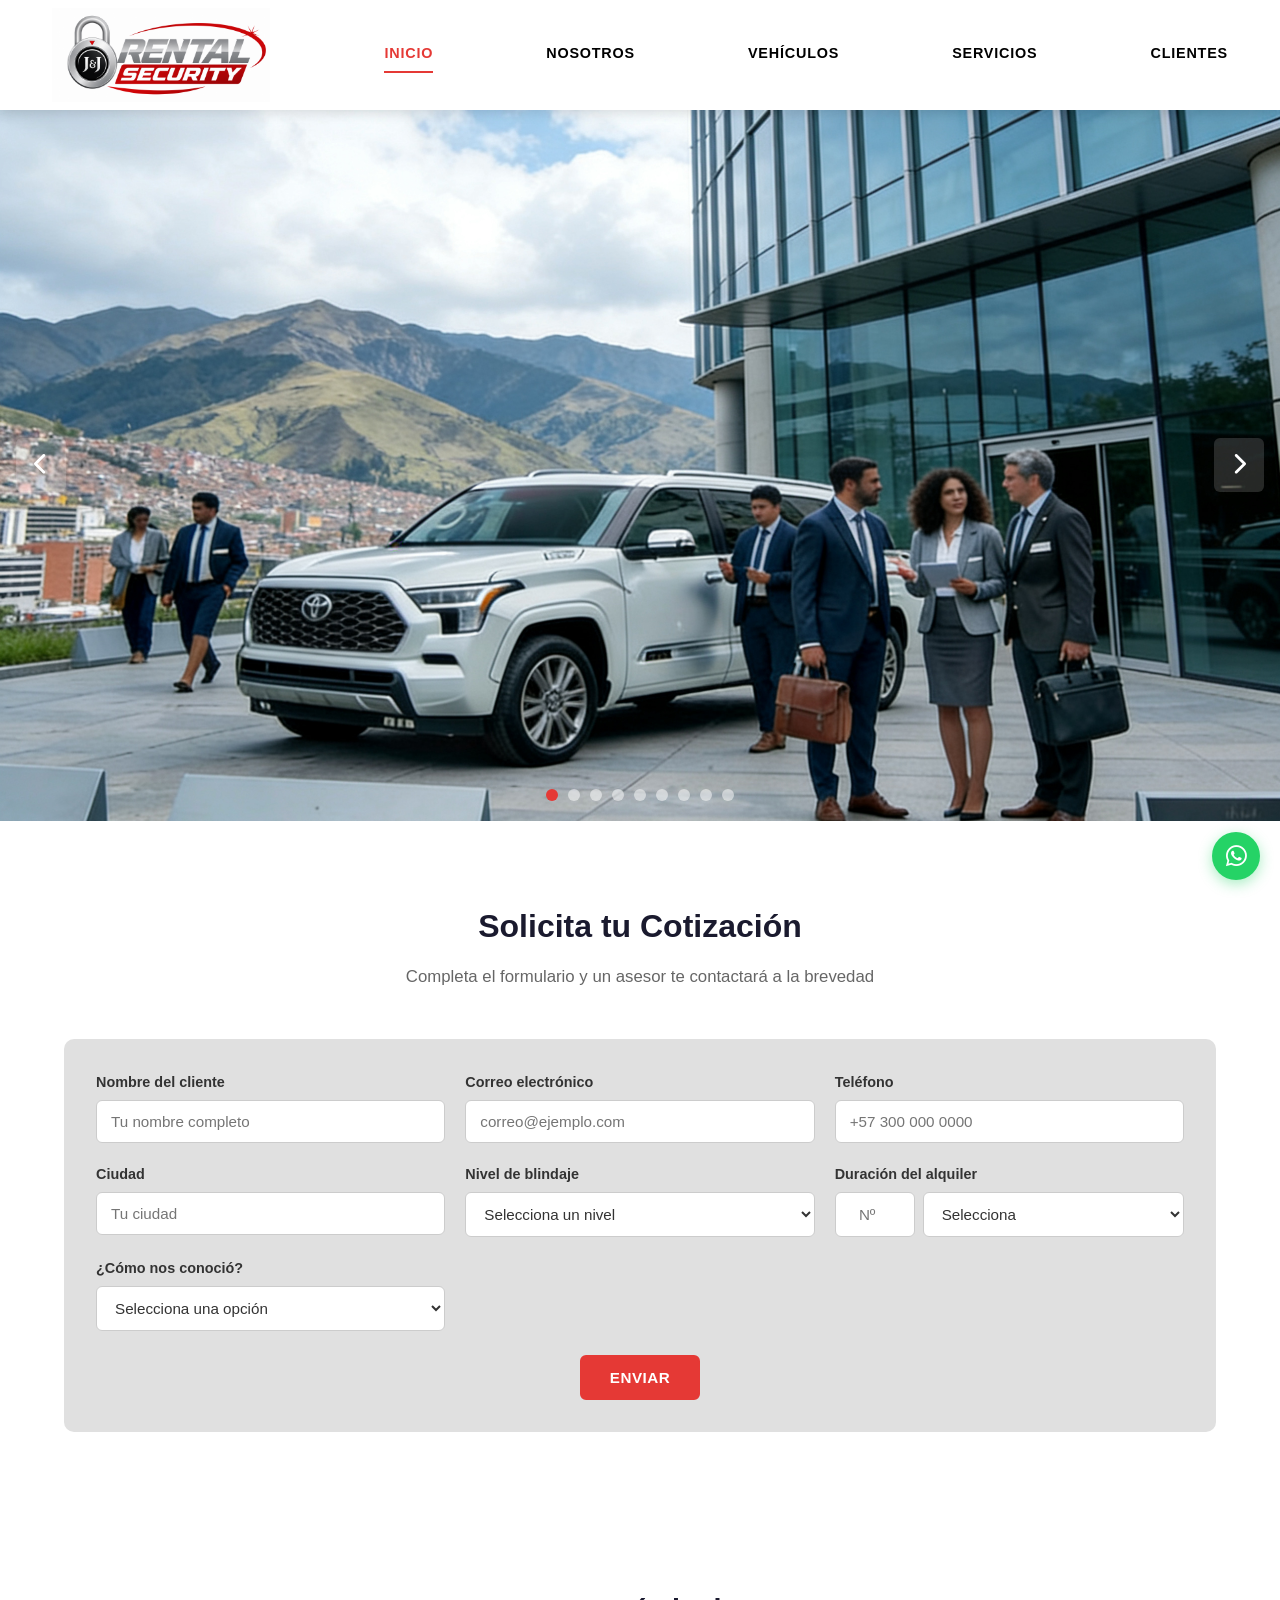
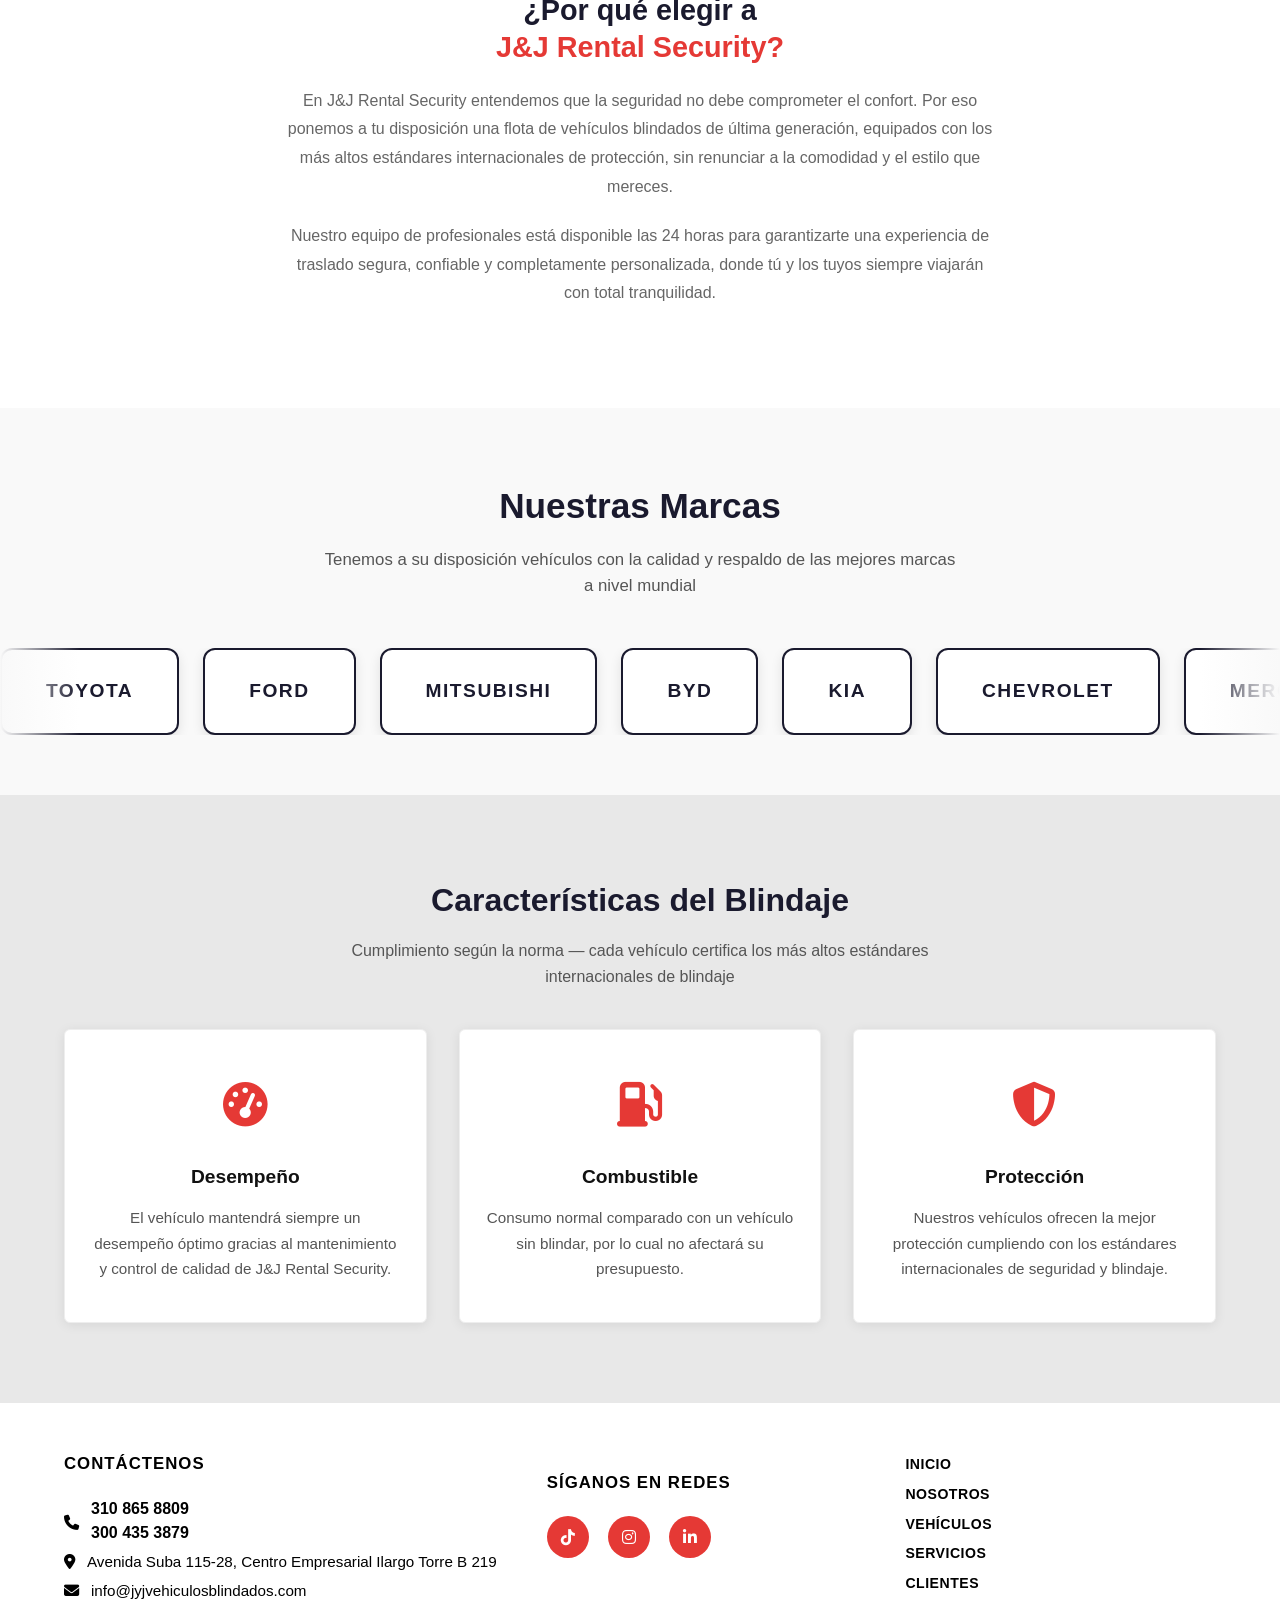
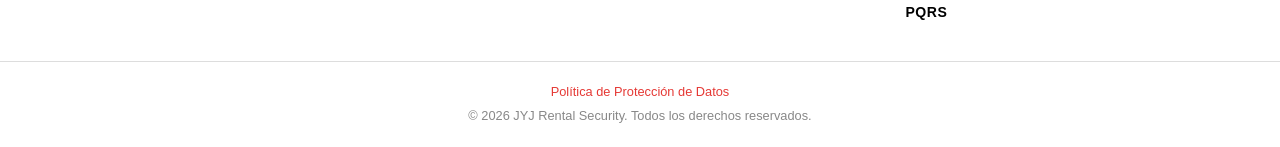
<file: index.html>
<!DOCTYPE html>
<html lang="es">
<head>
  <meta charset="UTF-8" />
  <meta http-equiv="Cache-Control" content="no-cache, no-store, must-revalidate" />
  <meta http-equiv="Pragma" content="no-cache" />
  <meta http-equiv="Expires" content="0" />
  <meta name="version" content="20260705-1" />
  <meta name="viewport" content="width=device-width, initial-scale=1.0" />
  <title>JYJ Rental Security</title>
  <link rel="stylesheet" id="maincss" href="site-v2.css" />
  <script>document.getElementById("maincss").href="site-v2.css?t="+Date.now();</script>
  <!-- Font Awesome para iconos -->
  <link rel="stylesheet" href="https://cdnjs.cloudflare.com/ajax/libs/font-awesome/6.4.0/css/all.min.css" />
</head>
<body>

  <!-- ===== HEADER / NAVEGACIÓN ===== -->
  <header class="site-header">
    <div class="container header-inner">
      <div class="logo">
        <a href="index.html">
          <img src="assets/logo.png" alt="JYJ Rental Security" class="logo-img" />
        </a>
      </div>
      <button class="nav-toggle" id="navToggle" aria-label="Abrir menú">
        <i class="fas fa-bars"></i>
      </button>
      <nav class="main-nav" id="mainNav">
        <ul>
          <li><a href="#inicio">INICIO</a></li>
          <li><a href="nosotros.html">NOSOTROS</a></li>
          <li><a href="vehiculos.html">VEHÍCULOS</a></li>
          <li><a href="servicios.html">SERVICIOS</a></li>
          <li><a href="clientes.html">CLIENTES</a></li>
        </ul>
      </nav>
    </div>
  </header>

  <!-- ===== HERO CAROUSEL ===== -->
  <section class="hero-carousel" id="inicio">
    <div class="carousel-wrapper">

      <div class="carousel-slide active">
        <img src="assets/hero-1.jpg" alt="Slide 1" class="carousel-img" />
      </div>

      <div class="carousel-slide">
        <img src="assets/hero-2b.jpg" alt="Slide 2" class="carousel-img" />
      </div>

      <div class="carousel-slide">
        <img src="assets/hero-3b.jpg" alt="Slide 3" class="carousel-img" />
      </div>

      <div class="carousel-slide">
        <img src="assets/hero-4b.jpg" alt="Slide 4" class="carousel-img" />
      </div>

      <div class="carousel-slide">
        <img src="assets/hero-5b.jpg" alt="Slide 5" class="carousel-img" />
      </div>

      <div class="carousel-slide">
        <img src="assets/hero-6b.jpg" alt="Slide 6" class="carousel-img" />
      </div>

      <div class="carousel-slide">
        <img src="assets/hero-9b.jpg" alt="Slide 9" class="carousel-img" />
      </div>

      <div class="carousel-slide">
        <img src="assets/hero-12b.jpg" alt="Slide 12" class="carousel-img" />
      </div>

      <div class="carousel-slide">
        <img src="assets/hero9c.webp" alt="Slide 9c" class="carousel-img" />
      </div>

      <!-- Controles del carrusel -->
      <button class="carousel-btn prev" id="carouselPrev" aria-label="Anterior">
        <i class="fas fa-chevron-left"></i>
      </button>
      <button class="carousel-btn next" id="carouselNext" aria-label="Siguiente">
        <i class="fas fa-chevron-right"></i>
      </button>

      <!-- Indicadores -->
      <div class="carousel-dots">
        <span class="dot active" data-index="0"></span>
        <span class="dot" data-index="1"></span>
        <span class="dot" data-index="2"></span>
        <span class="dot" data-index="3"></span>
        <span class="dot" data-index="4"></span>
        <span class="dot" data-index="5"></span>
        <span class="dot" data-index="6"></span>
        <span class="dot" data-index="7"></span>
        <span class="dot" data-index="8"></span>
      </div>
    </div>
  </section>

  <!-- ===== FORMULARIO DE CONTACTO (primera aparición) ===== -->
  <section class="contact-form-section" id="contacto">
    <div class="container">
      <h2>Solicita tu Cotización</h2>
      <p class="section-subtitle">Completa el formulario y un asesor te contactará a la brevedad</p>
      <form class="contact-form" novalidate>
        <div class="form-grid">
          <div class="form-group">
            <label for="nombre1">Nombre del cliente</label>
            <input type="text" id="nombre1" name="nombre" placeholder="Tu nombre completo" required />
          </div>
          <div class="form-group">
            <label for="email1">Correo electrónico</label>
            <input type="email" id="email1" name="email" placeholder="correo@ejemplo.com" required />
          </div>
          <div class="form-group">
            <label for="telefono1">Teléfono</label>
            <input type="tel" id="telefono1" name="telefono" placeholder="+57 300 000 0000" required />
          </div>
          <div class="form-group">
            <label for="ciudad1">Ciudad</label>
            <input type="text" id="ciudad1" name="ciudad" placeholder="Tu ciudad" required />
          </div>
          <div class="form-group">
            <label for="nivel1">Nivel de blindaje</label>
            <select id="nivel1" name="nivel">
              <option value="">Selecciona un nivel</option>
              <option value="2">Nivel II</option>
              <option value="3">Nivel III</option>
              <option value="4">Nivel IV</option>
            </select>
          </div>
          <div class="form-group">
            <label for="duracion1">Duración del alquiler</label>
            <div class="duracion-row">
              <input type="number" id="dias1" name="dias" placeholder="Nº" min="1" class="input-dias" />
              <select id="duracion1" name="duracion">
                <option value="">Selecciona</option>
                <option value="dias">Días</option>
                <option value="semanas">Semanas</option>
                <option value="meses">Meses</option>
              </select>
            </div>
          </div>
          <div class="form-group">
            <label for="conocio1">¿Cómo nos conoció?</label>
            <select id="conocio1" name="conocio">
              <option value="">Selecciona una opción</option>
              <option value="google">Google / Internet</option>
              <option value="referido">Referido o recomendación</option>
              <option value="redes">Redes sociales (Instagram, Facebook)</option>
              <option value="publicidad">Publicidad</option>
              <option value="otro">Otro</option>
            </select>
          </div>
        </div>
        <!-- Honeypot anti-spam -->
        <input type="text" name="_trap" style="display:none;" tabindex="-1" autocomplete="off" />
        <div class="form-submit">
          <button type="submit" class="btn btn-primary">ENVIAR</button>
        </div>
      </form>
    </div>
  </section>

  <!-- ===== SECCIÓN VEHÍCULOS BLINDADOS ===== -->
  <section class="armored-info">
    <div class="container armored-text-only">
      <h2>¿Por qué elegir a<br><span>J&amp;J Rental Security?</span></h2>
      <p>
        En J&amp;J Rental Security entendemos que la seguridad no debe comprometer el confort.
        Por eso ponemos a tu disposición una flota de vehículos blindados de última generación,
        equipados con los más altos estándares internacionales de protección, sin renunciar a
        la comodidad y el estilo que mereces.
      </p>
      <p>
        Nuestro equipo de profesionales está disponible las 24 horas para garantizarte una
        experiencia de traslado segura, confiable y completamente personalizada, donde tú y
        los tuyos siempre viajarán con total tranquilidad.
      </p>
    </div>
  </section>


  <!-- ===== NUESTRAS MARCAS ===== -->
  <section class="brands-section">
    <div class="container">
      <h2 class="section-title">Nuestras Marcas</h2>
      <p class="section-subtitle">Tenemos a su disposición vehículos con la calidad y respaldo de las mejores marcas a nivel mundial</p>
    </div>
    <div class="brands-carousel-track-wrapper">
      <div class="brands-carousel-track">
        <div class="brand-card">Toyota</div>
        <div class="brand-card">Ford</div>
        <div class="brand-card">Mitsubishi</div>
        <div class="brand-card">BYD</div>
        <div class="brand-card">Kia</div>
        <div class="brand-card">Chevrolet</div>
        <div class="brand-card">Mercedes-Benz</div>
        <!-- Duplicado para loop infinito -->
        <div class="brand-card">Toyota</div>
        <div class="brand-card">Ford</div>
        <div class="brand-card">Mitsubishi</div>
        <div class="brand-card">BYD</div>
        <div class="brand-card">Kia</div>
        <div class="brand-card">Chevrolet</div>
        <div class="brand-card">Mercedes-Benz</div>
      </div>
    </div>
  </section>

  <!-- ===== CARACTERÍSTICAS DEL BLINDAJE ===== -->
  <section class="armor-features">
    <div class="container">
      <h2 class="section-title">Características del Blindaje</h2>
      <p class="section-subtitle armor-subtitle">Cumplimiento según la norma — cada vehículo certifica los más altos estándares internacionales de blindaje</p>
      <div class="features-grid">

        <div class="feature-card">
          <div class="feature-icon">
            <i class="fas fa-tachometer-alt"></i>
          </div>
          <h3>Desempeño</h3>
          <p>El vehículo mantendrá siempre un desempeño óptimo gracias al mantenimiento y control de calidad de J&amp;J Rental Security.</p>
        </div>

        <div class="feature-card">
          <div class="feature-icon">
            <i class="fas fa-gas-pump"></i>
          </div>
          <h3>Combustible</h3>
          <p>Consumo normal comparado con un vehículo sin blindar, por lo cual no afectará su presupuesto.</p>
        </div>

        <div class="feature-card">
          <div class="feature-icon">
            <i class="fas fa-shield-alt"></i>
          </div>
          <h3>Protección</h3>
          <p>Nuestros vehículos ofrecen la mejor protección cumpliendo con los estándares internacionales de seguridad y blindaje.</p>
        </div>

      </div>
    </div>
  </section>







  <!-- ===== FOOTER ===== -->
  <footer class="site-footer">
    <div class="footer-top">
      <div class="container footer-grid">

        <div class="footer-col">
          <h4>Contáctenos</h4>
          <ul class="footer-contact">
            <li style="align-items:center;">
              <i class="fas fa-phone"></i>
              <div>
                <a href="tel:3108658809" class="footer-phone">310 865 8809</a><br>
                <a href="tel:3004353879" class="footer-phone">300 435 3879</a>
              </div>
            </li>
            <li>
              <i class="fas fa-map-marker-alt"></i>
              <span>Avenida Suba 115-28, Centro Empresarial Ilargo Torre B 219</span>
            </li>
            <li>
              <i class="fas fa-envelope"></i>
              <span>info@jyjvehiculosblindados.com</span>
            </li>
          </ul>
        </div>

        <div class="footer-col footer-social-col">
          <h4>Síganos en Redes</h4>
          <div class="social-links">
            <a href="#" aria-label="TikTok"><i class="fab fa-tiktok"></i></a>
            <a href="https://www.instagram.com/jyjrentalsecurity/" aria-label="Instagram" target="_blank" rel="noopener noreferrer"><i class="fab fa-instagram"></i></a>
            <a href="#" aria-label="LinkedIn"><i class="fab fa-linkedin-in"></i></a>
          </div>
        </div>

        <div class="footer-col">
          <ul class="footer-nav">
            <li><a href="index.html">INICIO</a></li>
            <li><a href="nosotros.html">NOSOTROS</a></li>
            <li><a href="vehiculos.html">VEHÍCULOS</a></li>
            <li><a href="servicios.html">SERVICIOS</a></li>
            <li><a href="clientes.html">CLIENTES</a></li>
            <li><a href="pqrs.html">PQRS</a></li>
          </ul>
        </div>

      </div>
    </div>
    <div class="footer-bottom">
      <div class="container footer-bottom-inner">
        <div class="footer-legal">
          <a href="politica-datos.html">Política de Protección de Datos</a>
          <span>&copy; 2026 JYJ Rental Security. Todos los derechos reservados.</span>
        </div>
      </div>
    </div>
  </footer>

  <!-- ===== BOTÓN FLOTANTE WHATSAPP ===== -->
  <div class="whatsapp-wrapper">
    <div class="whatsapp-menu" id="whatsappMenu">
      <a href="https://wa.me/573108658809" class="whatsapp-agent" target="_blank" rel="noopener noreferrer">
        <i class="fab fa-whatsapp"></i> 310 865 8809
      </a>
      <a href="https://wa.me/573004353879" class="whatsapp-agent" target="_blank" rel="noopener noreferrer">
        <i class="fab fa-whatsapp"></i> 300 435 3879
      </a>
    </div>
    <button class="whatsapp-btn" id="whatsappBtn" aria-label="Contactar por WhatsApp">
      <i class="fab fa-whatsapp"></i>
    </button>
  </div>

  <script>(function(){var s=document.createElement("script");s.src="scripts.js?t="+Date.now();document.head.appendChild(s);})();</script>
</body>
</html>
</file>
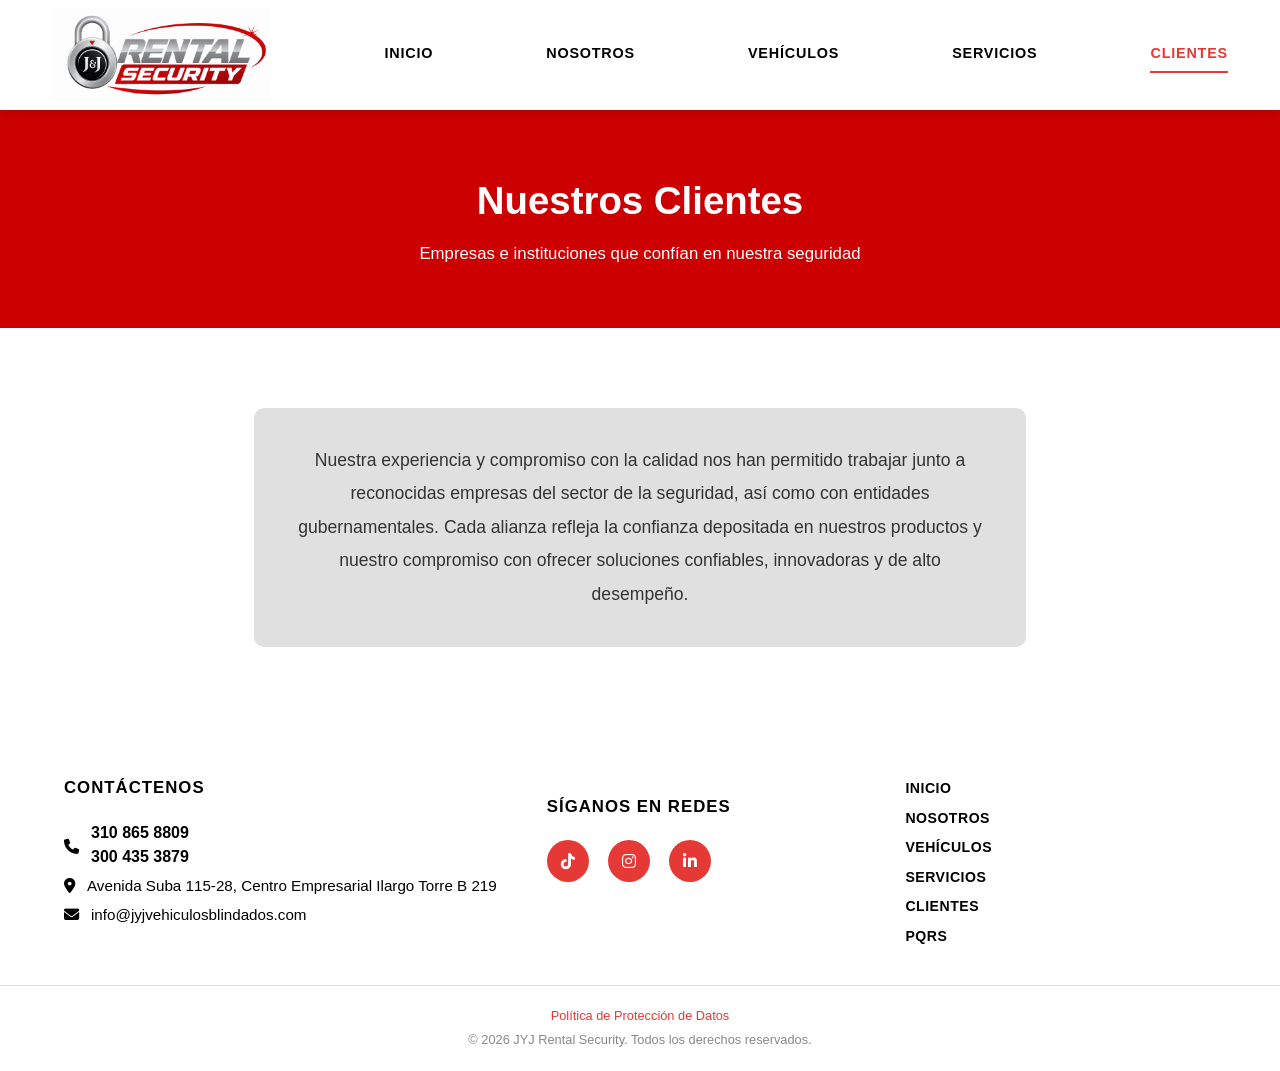
<file: clientes.html>
<!DOCTYPE html>
<html lang="es">
<head>
  <meta charset="UTF-8" />
  <meta http-equiv="Cache-Control" content="no-cache, no-store, must-revalidate" />
  <meta http-equiv="Pragma" content="no-cache" />
  <meta http-equiv="Expires" content="0" />
  <meta name="version" content="20260705-2" />
  <meta name="viewport" content="width=device-width, initial-scale=1.0" />
  <title>Clientes — JYJ Rental Security</title>
  <link rel="stylesheet" id="maincss" href="site-v2.css" />
  <script>document.getElementById("maincss").href="site-v2.css?t="+Date.now();</script>
  <link rel="stylesheet" href="https://cdnjs.cloudflare.com/ajax/libs/font-awesome/6.4.0/css/all.min.css" />
</head>
<body>

  <!-- ===== HEADER ===== -->
  <header class="site-header">
    <div class="container header-inner">
      <div class="logo">
        <a href="index.html">
          <img src="assets/logo.png" alt="JYJ Rental Security" class="logo-img" />
        </a>
      </div>
      <button class="nav-toggle" id="navToggle" aria-label="Abrir menú">
        <i class="fas fa-bars"></i>
      </button>
      <nav class="main-nav" id="mainNav">
        <ul>
          <li><a href="index.html">INICIO</a></li>
          <li><a href="nosotros.html">NOSOTROS</a></li>
          <li><a href="vehiculos.html">VEHÍCULOS</a></li>
          <li><a href="servicios.html">SERVICIOS</a></li>
          <li><a href="clientes.html" class="nav-active">CLIENTES</a></li>
        </ul>
      </nav>
    </div>
  </header>

  <!-- ===== BANNER ===== -->
  <section class="page-banner">
    <div class="container">
      <h1>Nuestros Clientes</h1>
      <p>Empresas e instituciones que confían en nuestra seguridad</p>
    </div>
  </section>

  <!-- ===== TEXTO CLIENTES ===== -->
  <section style="padding: var(--section-padding); background: #ffffff;">
    <div class="container" style="max-width: 820px;">
      <div style="background: #e0e0e0; border-radius: 10px; padding: 36px 40px; text-align: center;">
        <p style="font-size: 1.1rem; line-height: 1.9; color: #333333; margin: 0;">
          Nuestra experiencia y compromiso con la calidad nos han permitido trabajar junto a reconocidas empresas del sector de la seguridad, así como con entidades gubernamentales. Cada alianza refleja la confianza depositada en nuestros productos y nuestro compromiso con ofrecer soluciones confiables, innovadoras y de alto desempeño.
        </p>
      </div>
    </div>
  </section>

  <!-- ===== FOOTER ===== -->
  <footer class="site-footer">
    <div class="footer-top">
      <div class="container footer-grid">
        <div class="footer-col">
          <h4>Contáctenos</h4>
          <ul class="footer-contact">
            <li style="align-items:center;">
              <i class="fas fa-phone"></i>
              <div>
                <a href="tel:3108658809" class="footer-phone">310 865 8809</a><br>
                <a href="tel:3004353879" class="footer-phone">300 435 3879</a>
              </div>
            </li>
            <li><i class="fas fa-map-marker-alt"></i> Avenida Suba 115-28, Centro Empresarial Ilargo Torre B 219</li>
            <li><i class="fas fa-envelope"></i> info@jyjvehiculosblindados.com</li>
          </ul>
        </div>
        <div class="footer-col footer-social-col">
          <h4>Síganos en Redes</h4>
          <div class="social-links">
            <a href="#" aria-label="TikTok"><i class="fab fa-tiktok"></i></a>
            <a href="https://www.instagram.com/jyjrentalsecurity/" aria-label="Instagram" target="_blank" rel="noopener noreferrer"><i class="fab fa-instagram"></i></a>
            <a href="#" aria-label="LinkedIn"><i class="fab fa-linkedin-in"></i></a>
          </div>
        </div>

        <div class="footer-col">
          <ul class="footer-nav">
            <li><a href="index.html">INICIO</a></li>
            <li><a href="nosotros.html">NOSOTROS</a></li>
            <li><a href="vehiculos.html">VEHÍCULOS</a></li>
            <li><a href="servicios.html">SERVICIOS</a></li>
            <li><a href="clientes.html">CLIENTES</a></li>
            <li><a href="pqrs.html">PQRS</a></li>
          </ul>
        </div>
</div>
    </div>
    <div class="footer-bottom">
      <div class="container footer-bottom-inner">
        <div class="footer-legal">
          <a href="politica-datos.html">Política de Protección de Datos</a>
          <span>&copy; 2026 JYJ Rental Security. Todos los derechos reservados.</span>
        </div>
      </div>
    </div>
  </footer>



  <script>(function(){var s=document.createElement("script");s.src="scripts.js?t="+Date.now();document.head.appendChild(s);})();</script>
</body>
</html>
</file>
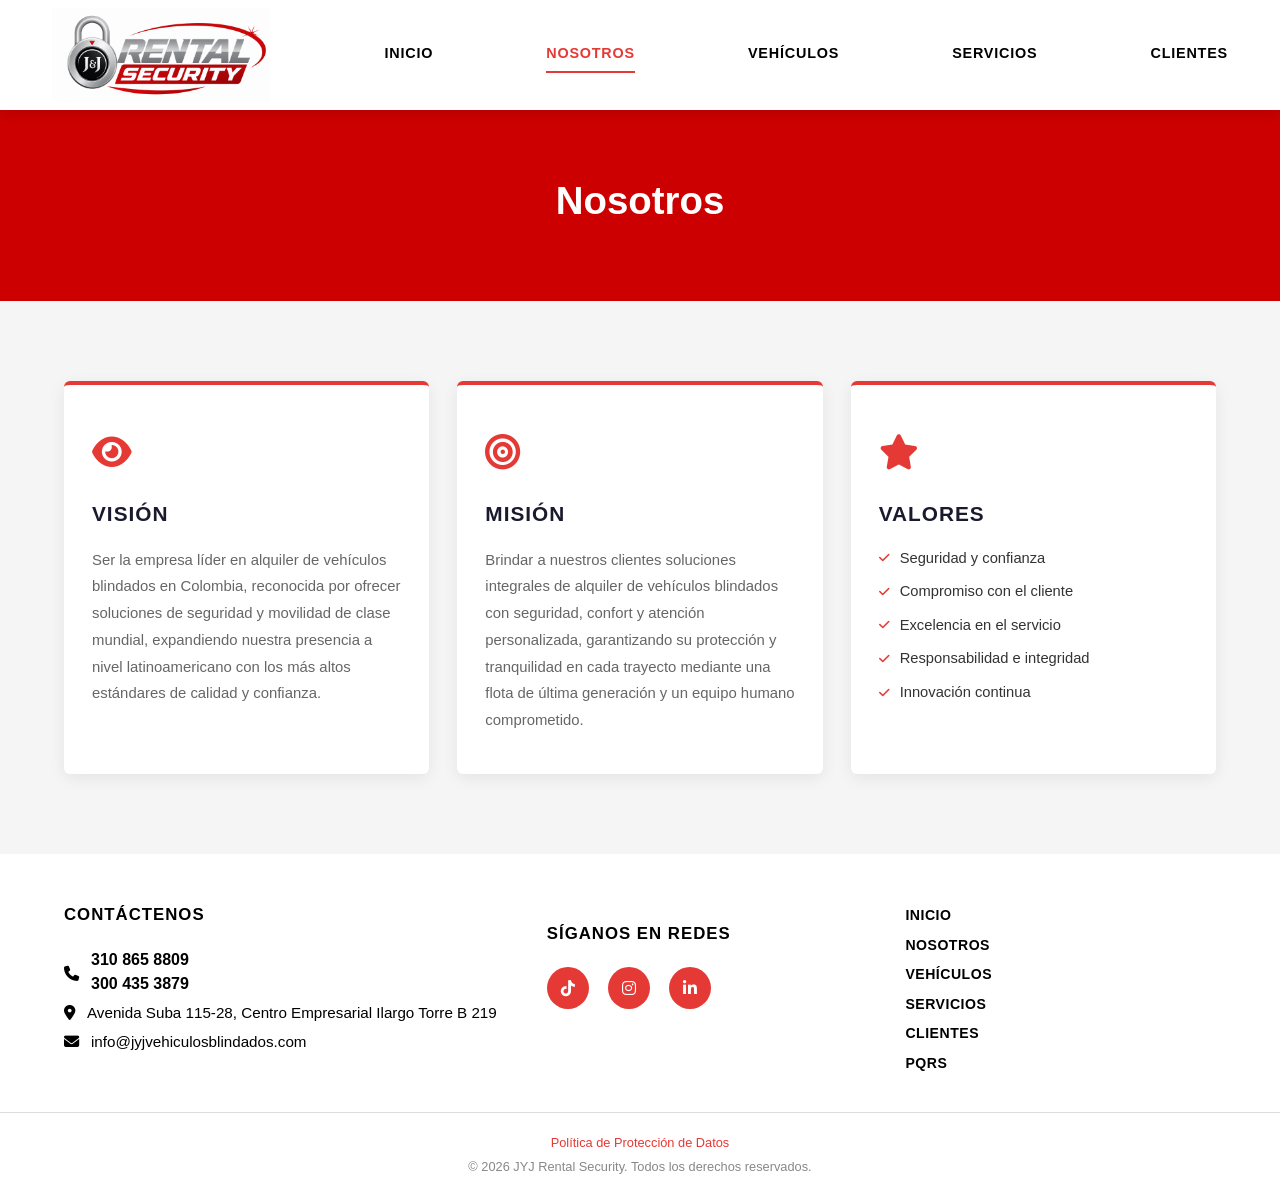
<file: nosotros.html>
<!DOCTYPE html>
<html lang="es">
<head>
  <meta charset="UTF-8" />
  <meta http-equiv="Cache-Control" content="no-cache, no-store, must-revalidate" />
  <meta http-equiv="Pragma" content="no-cache" />
  <meta http-equiv="Expires" content="0" />
  <meta name="version" content="20260703-1" />
  <meta name="viewport" content="width=device-width, initial-scale=1.0" />
  <title>Nosotros — JYJ Rental Security</title>
  <link rel="stylesheet" id="maincss" href="site-v2.css" />
  <script>document.getElementById("maincss").href="site-v2.css?t="+Date.now();</script>
  <link rel="stylesheet" href="https://cdnjs.cloudflare.com/ajax/libs/font-awesome/6.4.0/css/all.min.css" />
</head>
<body>

  <!-- ===== HEADER ===== -->
  <header class="site-header">
    <div class="container header-inner">
      <div class="logo">
        <a href="index.html">
          <img src="assets/logo.png" alt="JYJ Rental Security" class="logo-img" />
        </a>
      </div>
      <button class="nav-toggle" id="navToggle" aria-label="Abrir menú">
        <i class="fas fa-bars"></i>
      </button>
      <nav class="main-nav" id="mainNav">
        <ul>
          <li><a href="index.html">INICIO</a></li>
          <li><a href="nosotros.html" class="nav-active">NOSOTROS</a></li>
          <li><a href="vehiculos.html">VEHÍCULOS</a></li>
          <li><a href="servicios.html">SERVICIOS</a></li>
          <li><a href="clientes.html">CLIENTES</a></li>
        </ul>
      </nav>
    </div>
  </header>

  <!-- ===== BANNER ===== -->
  <section class="page-banner">
    <div class="container">
      <h1>Nosotros</h1>
    </div>
  </section>

  <!-- ===== CARDS ===== -->
  <section class="nosotros-section" style="background:#f5f5f5;">
    <div class="container">
      <div class="nosotros-grid">

        <div class="nosotros-card" id="vision">
          <div class="nosotros-icon"><i class="fas fa-eye"></i></div>
          <h3>Visión</h3>
          <p>Ser la empresa líder en alquiler de vehículos blindados en Colombia, reconocida por ofrecer soluciones de seguridad y movilidad de clase mundial, expandiendo nuestra presencia a nivel latinoamericano con los más altos estándares de calidad y confianza.</p>
        </div>

        <div class="nosotros-card" id="mision">
          <div class="nosotros-icon"><i class="fas fa-bullseye"></i></div>
          <h3>Misión</h3>
          <p>Brindar a nuestros clientes soluciones integrales de alquiler de vehículos blindados con seguridad, confort y atención personalizada, garantizando su protección y tranquilidad en cada trayecto mediante una flota de última generación y un equipo humano comprometido.</p>
        </div>

        <div class="nosotros-card" id="valores">
          <div class="nosotros-icon"><i class="fas fa-star"></i></div>
          <h3>Valores</h3>
          <ul class="valores-list">
            <li><i class="fas fa-check"></i> Seguridad y confianza</li>
            <li><i class="fas fa-check"></i> Compromiso con el cliente</li>
            <li><i class="fas fa-check"></i> Excelencia en el servicio</li>
            <li><i class="fas fa-check"></i> Responsabilidad e integridad</li>
            <li><i class="fas fa-check"></i> Innovación continua</li>
          </ul>
        </div>

      </div>
    </div>
  </section>

  <!-- ===== FOOTER ===== -->
  <footer class="site-footer">
    <div class="footer-top">
      <div class="container footer-grid">
        <div class="footer-col">
          <h4>Contáctenos</h4>
          <ul class="footer-contact">
            <li style="align-items:center;">
              <i class="fas fa-phone"></i>
              <div>
                <a href="tel:3108658809" class="footer-phone">310 865 8809</a><br>
                <a href="tel:3004353879" class="footer-phone">300 435 3879</a>
              </div>
            </li>
            <li><i class="fas fa-map-marker-alt"></i> Avenida Suba 115-28, Centro Empresarial Ilargo Torre B 219</li>
            <li><i class="fas fa-envelope"></i> info@jyjvehiculosblindados.com</li>
          </ul>
        </div>
        <div class="footer-col footer-social-col">
          <h4>Síganos en Redes</h4>
          <div class="social-links">
            <a href="#" aria-label="TikTok"><i class="fab fa-tiktok"></i></a>
            <a href="https://www.instagram.com/jyjrentalsecurity/" aria-label="Instagram" target="_blank" rel="noopener noreferrer"><i class="fab fa-instagram"></i></a>
            <a href="#" aria-label="LinkedIn"><i class="fab fa-linkedin-in"></i></a>
          </div>
        </div>

        <div class="footer-col">
          <ul class="footer-nav">
            <li><a href="index.html">INICIO</a></li>
            <li><a href="nosotros.html">NOSOTROS</a></li>
            <li><a href="vehiculos.html">VEHÍCULOS</a></li>
            <li><a href="servicios.html">SERVICIOS</a></li>
            <li><a href="clientes.html">CLIENTES</a></li>
            <li><a href="pqrs.html">PQRS</a></li>
          </ul>
        </div>
</div>
    </div>
    <div class="footer-bottom">
      <div class="container footer-bottom-inner">
        <div class="footer-legal">
          <a href="politica-datos.html">Política de Protección de Datos</a>
          <span>&copy; 2026 JYJ Rental Security. Todos los derechos reservados.</span>
        </div>
      </div>
    </div>
  </footer>



  <script>(function(){var s=document.createElement("script");s.src="scripts.js?t="+Date.now();document.head.appendChild(s);})();</script>
</body>
</html>
</file>
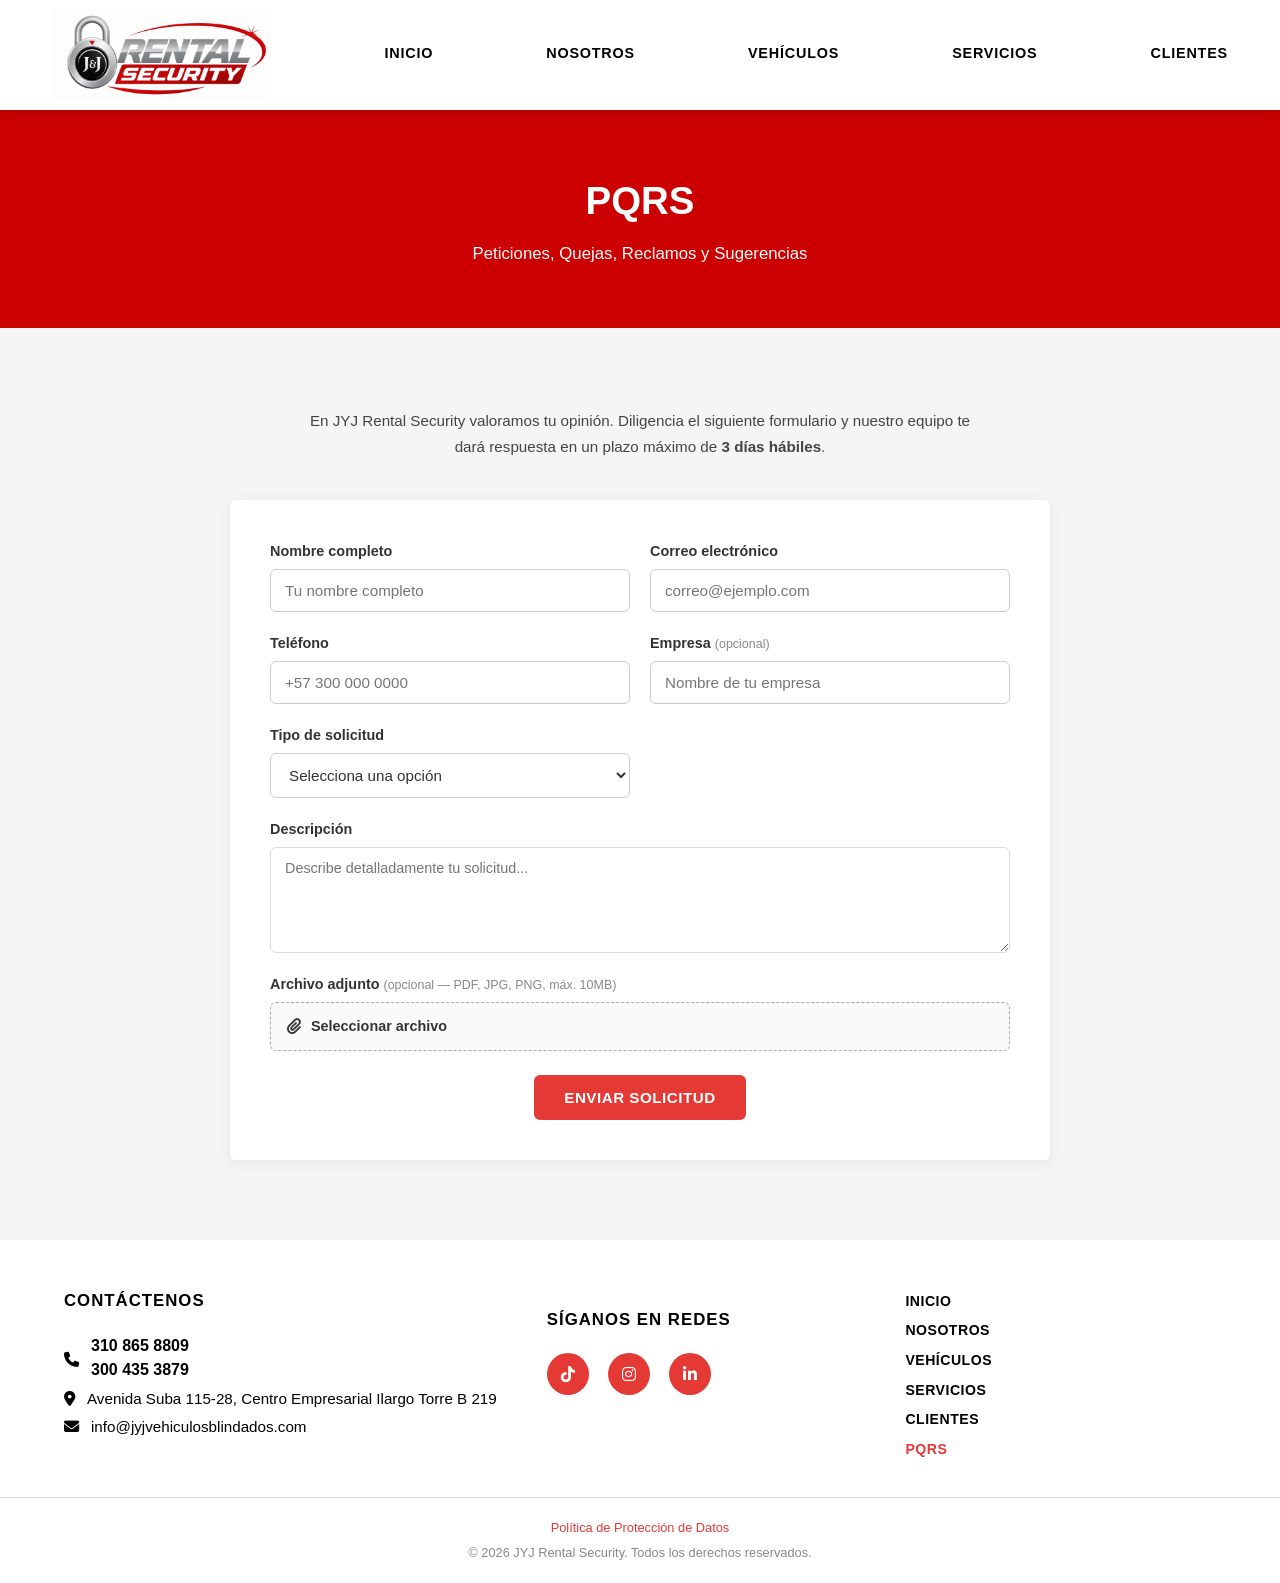
<file: pqrs.html>
<!DOCTYPE html>
<html lang="es">
<head>
  <meta charset="UTF-8" />
  <meta http-equiv="Cache-Control" content="no-cache, no-store, must-revalidate" />
  <meta http-equiv="Pragma" content="no-cache" />
  <meta http-equiv="Expires" content="0" />
  <meta name="version" content="20260703-1" />
  <meta name="viewport" content="width=device-width, initial-scale=1.0" />
  <title>PQRS — JYJ Rental Security</title>
  <link rel="stylesheet" id="maincss" href="site-v2.css" />
  <script>document.getElementById("maincss").href="site-v2.css?t="+Date.now();</script>
  <link rel="stylesheet" href="https://cdnjs.cloudflare.com/ajax/libs/font-awesome/6.4.0/css/all.min.css" />
</head>
<body>

  <!-- ===== HEADER ===== -->
  <header class="site-header">
    <div class="container header-inner">
      <div class="logo">
        <a href="index.html">
          <img src="assets/logo.png" alt="JYJ Rental Security" class="logo-img" />
        </a>
      </div>
      <button class="nav-toggle" id="navToggle" aria-label="Abrir menú">
        <i class="fas fa-bars"></i>
      </button>
      <nav class="main-nav" id="mainNav">
        <ul>
          <li><a href="index.html#inicio">INICIO</a></li>
          <li><a href="nosotros.html">NOSOTROS</a></li>
          <li><a href="vehiculos.html">VEHÍCULOS</a></li>
          <li><a href="servicios.html">SERVICIOS</a></li>
          <li><a href="clientes.html">CLIENTES</a></li>
        </ul>
      </nav>
    </div>
  </header>

  <!-- ===== BANNER ===== -->
  <section class="page-banner">
    <div class="container">
      <h1>PQRS</h1>
      <p>Peticiones, Quejas, Reclamos y Sugerencias</p>
    </div>
  </section>

  <!-- ===== FORMULARIO PQRS ===== -->
  <section class="pqrs-section">
    <div class="container">
      <div class="pqrs-intro">
        <p>En JYJ Rental Security valoramos tu opinión. Diligencia el siguiente formulario y nuestro equipo te dará respuesta en un plazo máximo de <strong>3 días hábiles</strong>.</p>
      </div>

      <form class="pqrs-form" novalidate enctype="multipart/form-data">
        <div class="form-grid">

          <div class="form-group">
            <label for="pqrs-nombre">Nombre completo</label>
            <input type="text" id="pqrs-nombre" name="nombre" placeholder="Tu nombre completo" required />
          </div>

          <div class="form-group">
            <label for="pqrs-email">Correo electrónico</label>
            <input type="email" id="pqrs-email" name="email" placeholder="correo@ejemplo.com" required />
          </div>

          <div class="form-group">
            <label for="pqrs-telefono">Teléfono</label>
            <input type="tel" id="pqrs-telefono" name="telefono" placeholder="+57 300 000 0000" required />
          </div>

          <div class="form-group">
            <label for="pqrs-empresa">Empresa <span class="label-hint">(opcional)</span></label>
            <input type="text" id="pqrs-empresa" name="empresa" placeholder="Nombre de tu empresa" />
          </div>

          <div class="form-group">
            <label for="pqrs-tipo">Tipo de solicitud</label>
            <select id="pqrs-tipo" name="tipo" required>
              <option value="">Selecciona una opción</option>
              <option value="peticion">Petición</option>
              <option value="queja">Queja</option>
              <option value="reclamo">Reclamo</option>
              <option value="sugerencia">Sugerencia</option>
            </select>
          </div>

          <div class="form-group form-group--full">
            <label for="pqrs-descripcion">Descripción</label>
            <textarea id="pqrs-descripcion" name="descripcion" rows="5" placeholder="Describe detalladamente tu solicitud..." required></textarea>
          </div>

          <div class="form-group form-group--full">
            <label for="pqrs-adjunto">Archivo adjunto <span class="label-hint">(opcional — PDF, JPG, PNG, máx. 10MB)</span></label>
            <div class="file-upload-wrapper">
              <label for="pqrs-adjunto" class="file-upload-label">
                <i class="fas fa-paperclip"></i>
                <span id="file-name-display">Seleccionar archivo</span>
              </label>
              <input type="file" id="pqrs-adjunto" name="adjunto" accept=".pdf,.jpg,.jpeg,.png" />
            </div>
          </div>

        </div>

        <!-- Honeypot anti-spam -->
        <input type="text" name="_trap" style="display:none;" tabindex="-1" autocomplete="off" />

        <div class="form-submit">
          <button type="submit" class="btn btn-primary">ENVIAR SOLICITUD</button>
        </div>
      </form>
    </div>
  </section>

  <!-- ===== FOOTER ===== -->
  <footer class="site-footer">
    <div class="footer-top">
      <div class="container footer-grid">
        <div class="footer-col">
          <h4>Contáctenos</h4>
          <ul class="footer-contact">
            <li style="align-items:center;">
              <i class="fas fa-phone"></i>
              <div>
                <a href="tel:3108658809" class="footer-phone">310 865 8809</a><br>
                <a href="tel:3004353879" class="footer-phone">300 435 3879</a>
              </div>
            </li>
            <li><i class="fas fa-map-marker-alt"></i> Avenida Suba 115-28, Centro Empresarial Ilargo Torre B 219</li>
            <li><i class="fas fa-envelope"></i> info@jyjvehiculosblindados.com</li>
          </ul>
        </div>
        <div class="footer-col footer-social-col">
          <h4>Síganos en Redes</h4>
          <div class="social-links">
            <a href="#" aria-label="TikTok"><i class="fab fa-tiktok"></i></a>
            <a href="https://www.instagram.com/jyjrentalsecurity/" aria-label="Instagram" target="_blank" rel="noopener noreferrer"><i class="fab fa-instagram"></i></a>
            <a href="#" aria-label="LinkedIn"><i class="fab fa-linkedin-in"></i></a>
          </div>
        </div>

        <div class="footer-col">
          <ul class="footer-nav">
            <li><a href="index.html">INICIO</a></li>
            <li><a href="nosotros.html">NOSOTROS</a></li>
            <li><a href="vehiculos.html">VEHÍCULOS</a></li>
            <li><a href="servicios.html">SERVICIOS</a></li>
            <li><a href="clientes.html">CLIENTES</a></li>
            <li><a href="pqrs.html" class="footer-active">PQRS</a></li>
          </ul>
        </div>
</div>
    </div>
    <div class="footer-bottom">
      <div class="container footer-bottom-inner">
        <div class="footer-legal">
          <a href="politica-datos.html">Política de Protección de Datos</a>
          <span>&copy; 2026 JYJ Rental Security. Todos los derechos reservados.</span>
        </div>
      </div>
    </div>
  </footer>


  <script>(function(){var s=document.createElement("script");s.src="scripts.js?t="+Date.now();document.head.appendChild(s);})();</script>
  <script>
    const fileInput = document.getElementById('pqrs-adjunto');
    const fileDisplay = document.getElementById('file-name-display');
    if (fileInput) {
      fileInput.addEventListener('change', () => {
        fileDisplay.textContent = fileInput.files.length
          ? fileInput.files[0].name
          : 'Seleccionar archivo';
      });
    }
  </script>
</body>
</html>
</file>
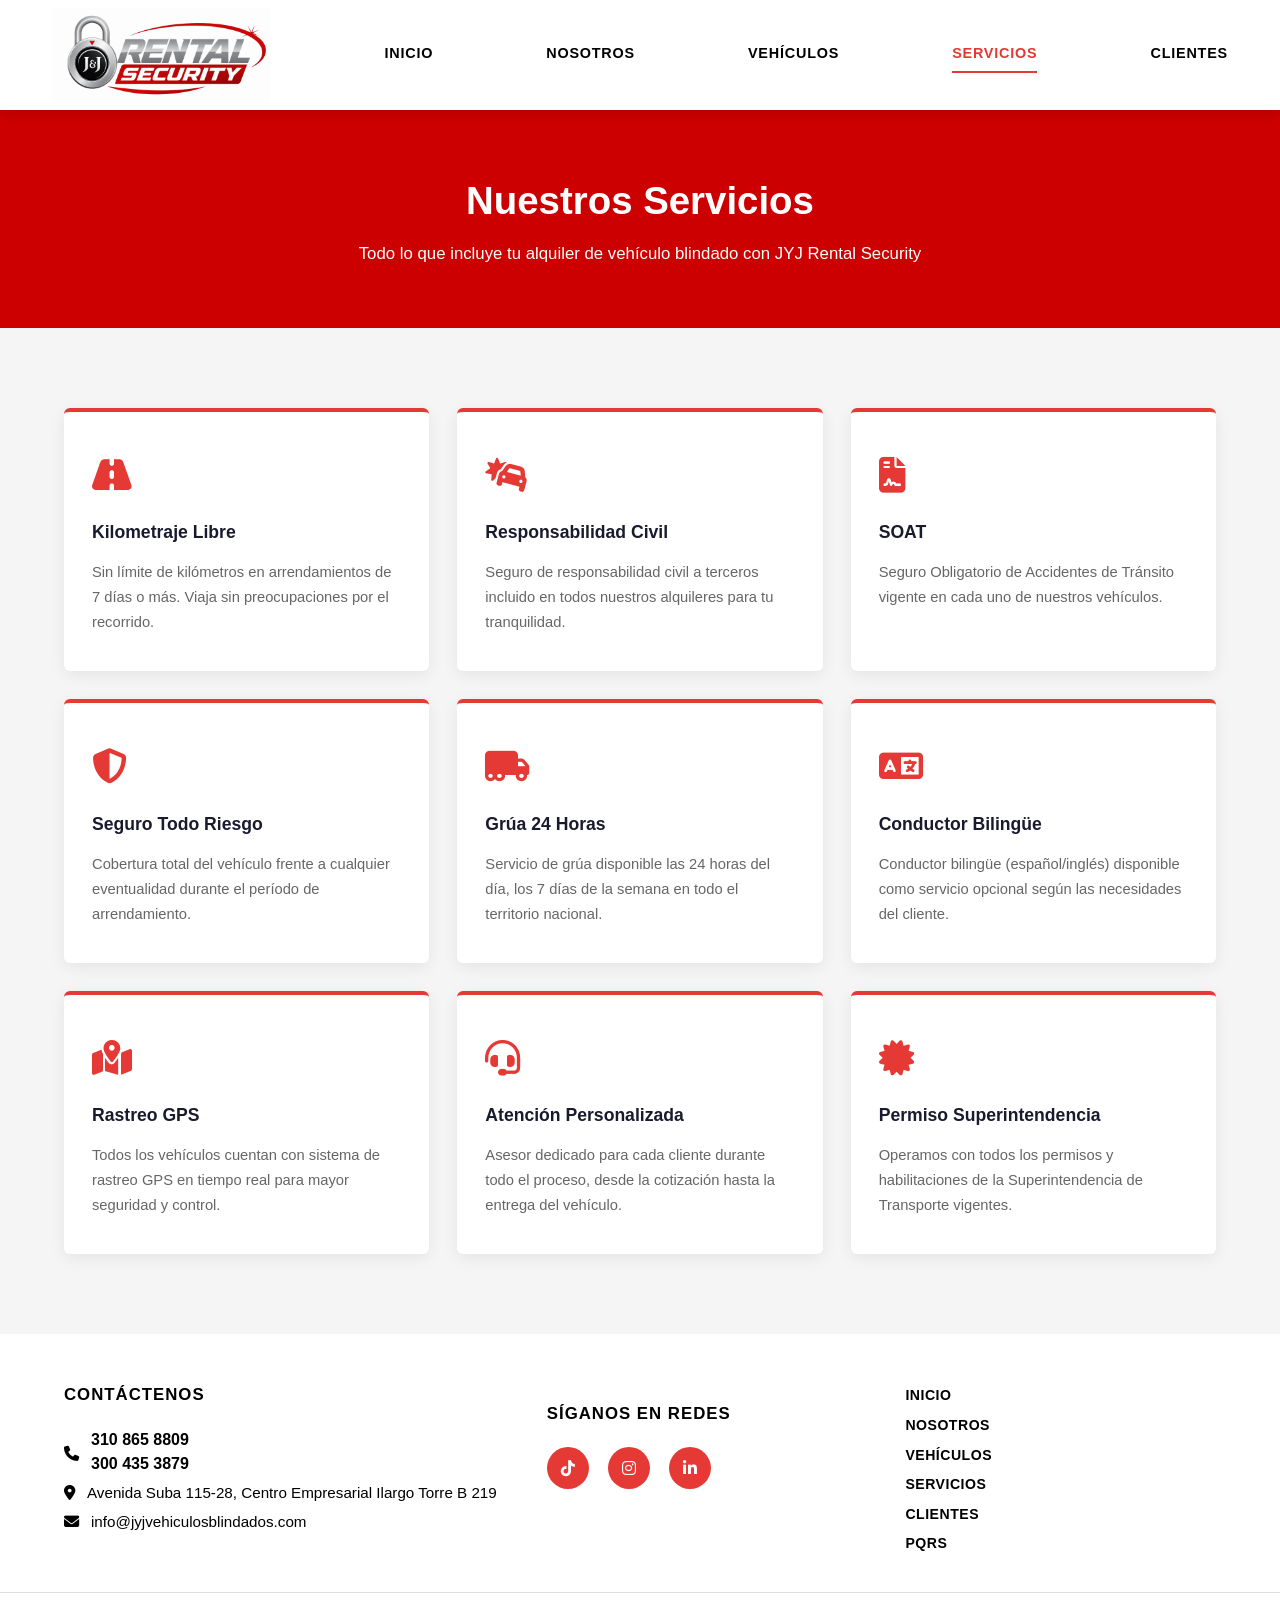
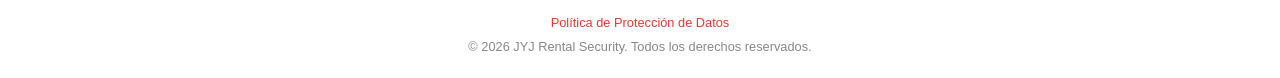
<file: servicios.html>
<!DOCTYPE html>
<html lang="es">
<head>
  <meta charset="UTF-8" />
  <meta http-equiv="Cache-Control" content="no-cache, no-store, must-revalidate" />
  <meta http-equiv="Pragma" content="no-cache" />
  <meta http-equiv="Expires" content="0" />
  <meta name="version" content="20260703-1" />
  <meta name="viewport" content="width=device-width, initial-scale=1.0" />
  <title>Servicios — JYJ Rental Security</title>
  <link rel="stylesheet" id="maincss" href="site-v2.css" />
  <script>document.getElementById("maincss").href="site-v2.css?t="+Date.now();</script>
  <link rel="stylesheet" href="https://cdnjs.cloudflare.com/ajax/libs/font-awesome/6.4.0/css/all.min.css" />
</head>
<body>

  <!-- ===== HEADER ===== -->
  <header class="site-header">
    <div class="container header-inner">
      <div class="logo">
        <a href="index.html">
          <img src="assets/logo.png" alt="JYJ Rental Security" class="logo-img" />
        </a>
      </div>
      <button class="nav-toggle" id="navToggle" aria-label="Abrir menú">
        <i class="fas fa-bars"></i>
      </button>
      <nav class="main-nav" id="mainNav">
        <ul>
          <li><a href="index.html">INICIO</a></li>
          <li><a href="nosotros.html">NOSOTROS</a></li>
          <li><a href="vehiculos.html">VEHÍCULOS</a></li>
          <li><a href="servicios.html" class="nav-active">SERVICIOS</a></li>
          <li><a href="clientes.html">CLIENTES</a></li>
        </ul>
      </nav>
    </div>
  </header>

  <!-- ===== BANNER ===== -->
  <section class="page-banner">
    <div class="container">
      <h1>Nuestros Servicios</h1>
      <p>Todo lo que incluye tu alquiler de vehículo blindado con JYJ Rental Security</p>
    </div>
  </section>

  <!-- ===== RECUADROS DE SERVICIOS ===== -->
  <section class="services-page">
    <div class="container">
      <div class="services-cards-grid">

        <div class="service-card">
          <div class="service-icon"><i class="fas fa-road"></i></div>
          <h3>Kilometraje Libre</h3>
          <p>Sin límite de kilómetros en arrendamientos de 7 días o más. Viaja sin preocupaciones por el recorrido.</p>
        </div>

        <div class="service-card">
          <div class="service-icon"><i class="fas fa-car-crash"></i></div>
          <h3>Responsabilidad Civil</h3>
          <p>Seguro de responsabilidad civil a terceros incluido en todos nuestros alquileres para tu tranquilidad.</p>
        </div>

        <div class="service-card">
          <div class="service-icon"><i class="fas fa-file-contract"></i></div>
          <h3>SOAT</h3>
          <p>Seguro Obligatorio de Accidentes de Tránsito vigente en cada uno de nuestros vehículos.</p>
        </div>

        <div class="service-card">
          <div class="service-icon"><i class="fas fa-shield-alt"></i></div>
          <h3>Seguro Todo Riesgo</h3>
          <p>Cobertura total del vehículo frente a cualquier eventualidad durante el período de arrendamiento.</p>
        </div>

        <div class="service-card">
          <div class="service-icon"><i class="fas fa-truck-moving"></i></div>
          <h3>Grúa 24 Horas</h3>
          <p>Servicio de grúa disponible las 24 horas del día, los 7 días de la semana en todo el territorio nacional.</p>
        </div>

        <div class="service-card">
          <div class="service-icon"><i class="fas fa-language"></i></div>
          <h3>Conductor Bilingüe</h3>
          <p>Conductor bilingüe (español/inglés) disponible como servicio opcional según las necesidades del cliente.</p>
        </div>

        <div class="service-card">
          <div class="service-icon"><i class="fas fa-map-marked-alt"></i></div>
          <h3>Rastreo GPS</h3>
          <p>Todos los vehículos cuentan con sistema de rastreo GPS en tiempo real para mayor seguridad y control.</p>
        </div>

        <div class="service-card">
          <div class="service-icon"><i class="fas fa-headset"></i></div>
          <h3>Atención Personalizada</h3>
          <p>Asesor dedicado para cada cliente durante todo el proceso, desde la cotización hasta la entrega del vehículo.</p>
        </div>

        <div class="service-card">
          <div class="service-icon"><i class="fas fa-certificate"></i></div>
          <h3>Permiso Superintendencia</h3>
          <p>Operamos con todos los permisos y habilitaciones de la Superintendencia de Transporte vigentes.</p>
        </div>

      </div>
    </div>
  </section>

  <!-- ===== FOOTER ===== -->
  <footer class="site-footer">
    <div class="footer-top">
      <div class="container footer-grid">
        <div class="footer-col">
          <h4>Contáctenos</h4>
          <ul class="footer-contact">
            <li style="align-items:center;">
              <i class="fas fa-phone"></i>
              <div>
                <a href="tel:3108658809" class="footer-phone">310 865 8809</a><br>
                <a href="tel:3004353879" class="footer-phone">300 435 3879</a>
              </div>
            </li>
            <li><i class="fas fa-map-marker-alt"></i> Avenida Suba 115-28, Centro Empresarial Ilargo Torre B 219</li>
            <li><i class="fas fa-envelope"></i> info@jyjvehiculosblindados.com</li>
          </ul>
        </div>
        <div class="footer-col footer-social-col">
          <h4>Síganos en Redes</h4>
          <div class="social-links">
            <a href="#" aria-label="TikTok"><i class="fab fa-tiktok"></i></a>
            <a href="https://www.instagram.com/jyjrentalsecurity/" aria-label="Instagram" target="_blank" rel="noopener noreferrer"><i class="fab fa-instagram"></i></a>
            <a href="#" aria-label="LinkedIn"><i class="fab fa-linkedin-in"></i></a>
          </div>
        </div>

        <div class="footer-col">
          <ul class="footer-nav">
            <li><a href="index.html">INICIO</a></li>
            <li><a href="nosotros.html">NOSOTROS</a></li>
            <li><a href="vehiculos.html">VEHÍCULOS</a></li>
            <li><a href="servicios.html">SERVICIOS</a></li>
            <li><a href="clientes.html">CLIENTES</a></li>
            <li><a href="pqrs.html">PQRS</a></li>
          </ul>
        </div>
</div>
    </div>
    <div class="footer-bottom">
      <div class="container footer-bottom-inner">
        <div class="footer-legal">
          <a href="politica-datos.html">Política de Protección de Datos</a>
          <span>&copy; 2026 JYJ Rental Security. Todos los derechos reservados.</span>
        </div>
      </div>
    </div>
  </footer>



  <script>(function(){var s=document.createElement("script");s.src="scripts.js?t="+Date.now();document.head.appendChild(s);})();</script>
</body>
</html>
</file>
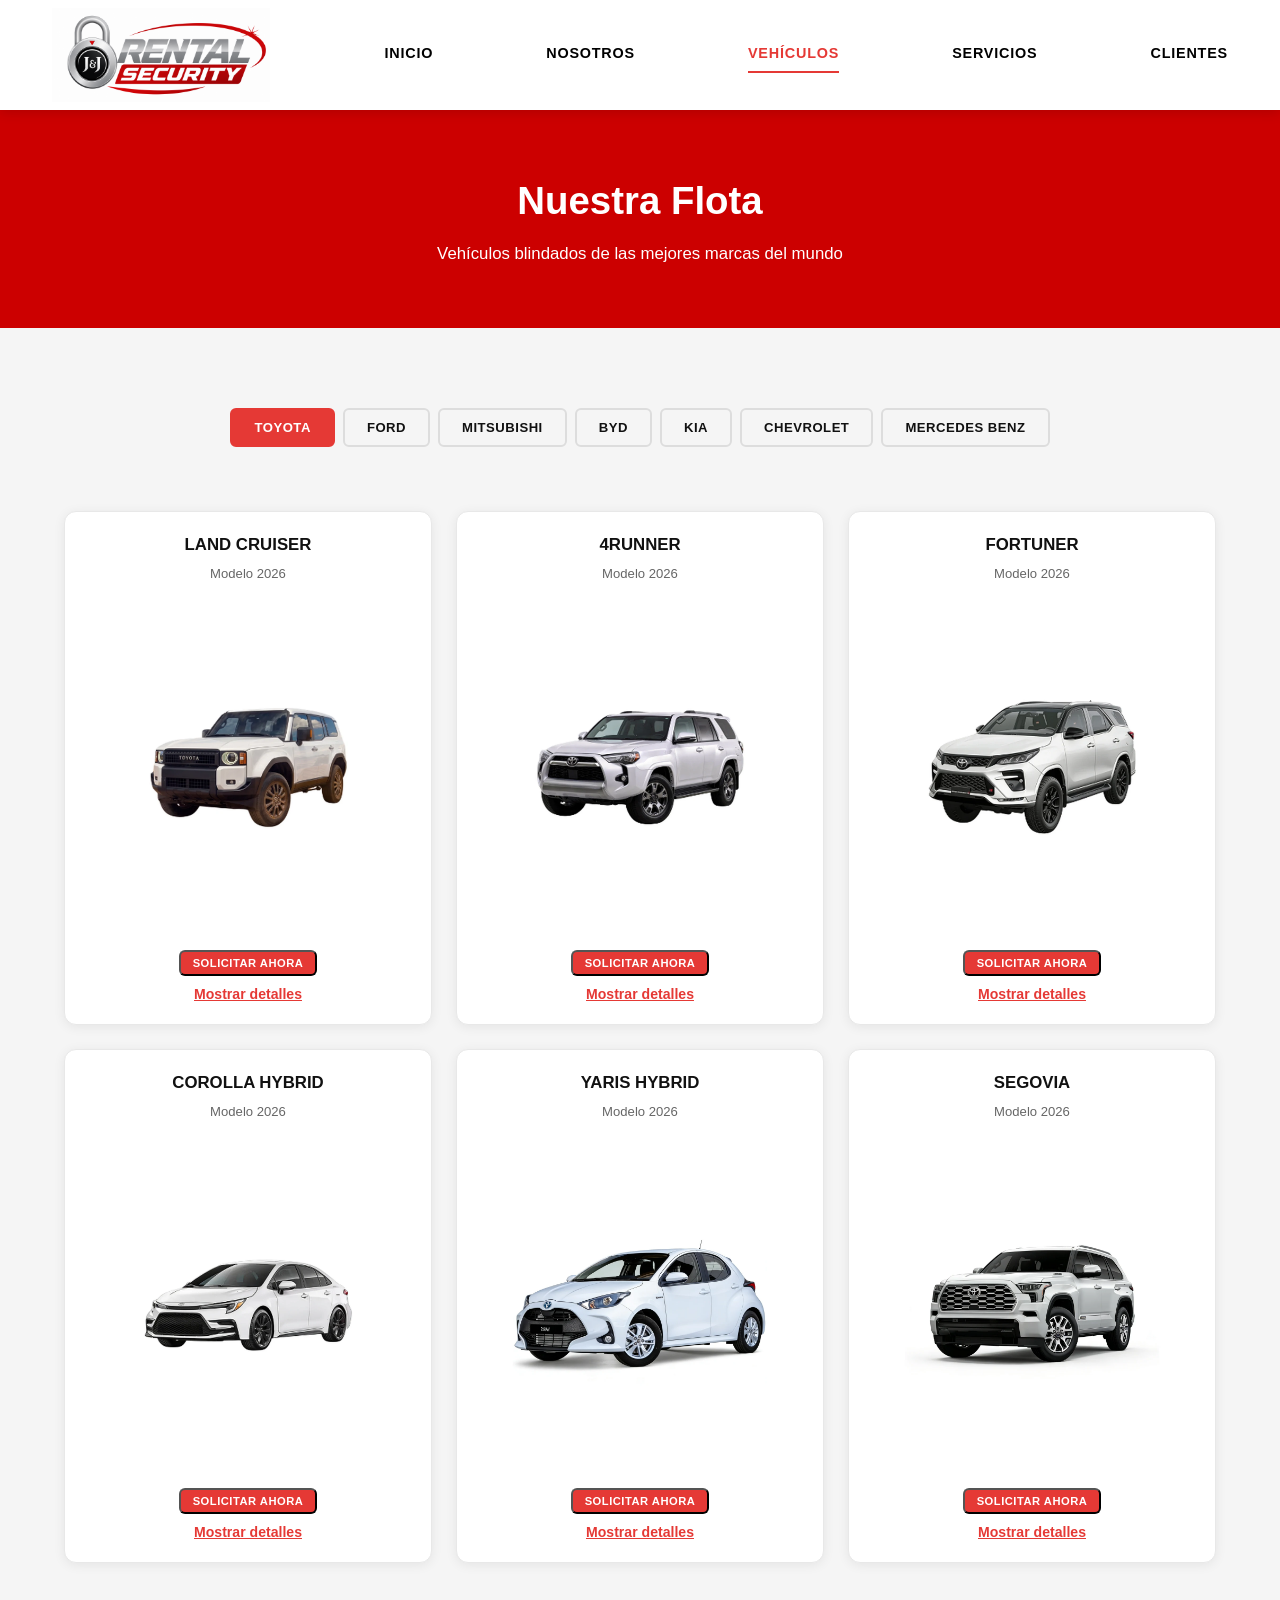
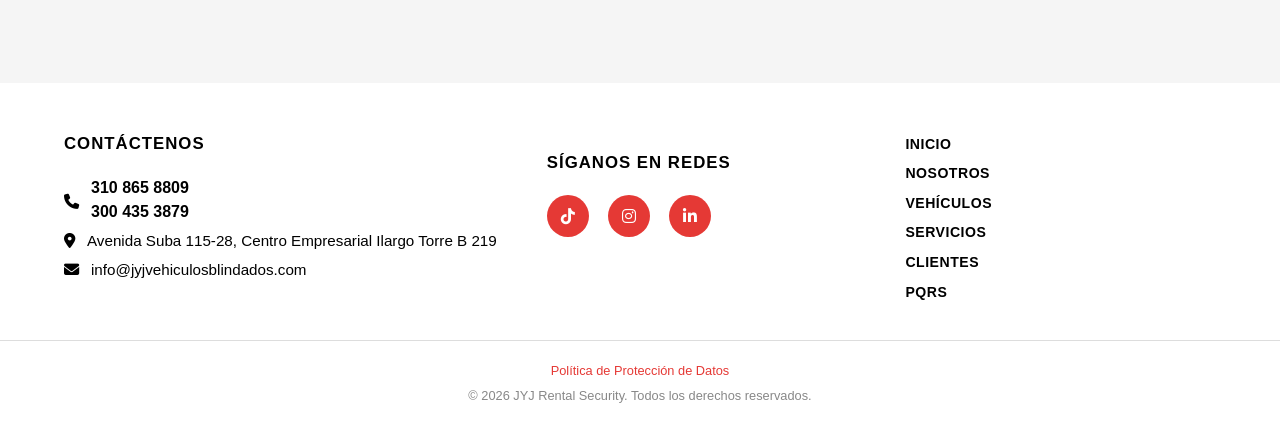
<file: vehiculos.html>
<!DOCTYPE html>
<html lang="es">
<head>
  <meta charset="UTF-8" />
  <meta http-equiv="Cache-Control" content="no-cache, no-store, must-revalidate" />
  <meta http-equiv="Pragma" content="no-cache" />
  <meta http-equiv="Expires" content="0" />
  <meta name="version" content="20260704-1" />
  <meta name="viewport" content="width=device-width, initial-scale=1.0" />
  <title>Vehículos — JYJ Rental Security</title>
  <link rel="stylesheet" id="maincss" href="site-v2.css" />
  <script>document.getElementById("maincss").href="site-v2.css?t="+Date.now();</script>
  <link rel="stylesheet" href="https://cdnjs.cloudflare.com/ajax/libs/font-awesome/6.4.0/css/all.min.css" />
</head>
<body>

  <!-- ===== HEADER ===== -->
  <header class="site-header">
    <div class="container header-inner">
      <div class="logo">
        <a href="index.html">
          <img src="assets/logo.png" alt="JYJ Rental Security" class="logo-img" />
        </a>
      </div>
      <button class="nav-toggle" id="navToggle" aria-label="Abrir menú">
        <i class="fas fa-bars"></i>
      </button>
      <nav class="main-nav" id="mainNav">
        <ul>
          <li><a href="index.html">INICIO</a></li>
          <li><a href="nosotros.html">NOSOTROS</a></li>
          <li><a href="vehiculos.html" class="nav-active">VEHÍCULOS</a></li>
          <li><a href="servicios.html">SERVICIOS</a></li>
          <li><a href="clientes.html">CLIENTES</a></li>
        </ul>
      </nav>
    </div>
  </header>

  <!-- ===== HERO BANNER VEHÍCULOS ===== -->
  <section class="page-banner page-banner--blue">
    <div class="container">
      <h1>Nuestra Flota</h1>
      <p>Vehículos blindados de las mejores marcas del mundo</p>
    </div>
  </section>

  <!-- ===== FLOTA POR MARCA (pestañas horizontales) ===== -->
  <section class="fleet-section">
    <div class="container">

      <!-- Fila de pestañas -->
      <div class="brand-tabs-row">
        <button class="brand-tab-btn active" data-brand="toyota">Toyota</button>
        <button class="brand-tab-btn" data-brand="ford">Ford</button>
        <button class="brand-tab-btn" data-brand="mitsubishi">Mitsubishi</button>
        <button class="brand-tab-btn" data-brand="byd">BYD</button>
        <button class="brand-tab-btn" data-brand="kia">Kia</button>
        <button class="brand-tab-btn" data-brand="chevrolet">Chevrolet</button>
        <button class="brand-tab-btn" data-brand="mercedes">Mercedes Benz</button>
      </div>

      <!-- Panel Toyota -->
      <div class="brand-panel active" id="panel-toyota">
        <div class="vehicles-grid">

          <div class="vehicle-card">
            <div class="vehicle-header"><h3>Land Cruiser</h3><p class="vehicle-year">Modelo 2026</p></div>
            <div class="vehicle-img"><img src="assets/prado1.webp" alt="Land Cruiser" style="object-fit:contain;" /></div>
            <div class="vehicle-actions">
              <button class="btn-solicitar-ahora" onclick="abrirCotizacion(this)">SOLICITAR AHORA</button>
              <button class="toggle-details-btn">Mostrar detalles</button>
              <ul class="vehicle-specs">
                <li><i class="fas fa-shield-alt"></i> Nivel de blindaje: III</li>
                <li><i class="fas fa-users"></i> Capacidad: 7 pasajeros</li>
                <li><i class="fas fa-gas-pump"></i> Combustible: Diésel</li>
                <li><i class="fas fa-cog"></i> Transmisión: Automática</li>
                <li><i class="fas fa-road"></i> Tracción: 4x4</li>
              </ul>
            </div>
          </div>

          <div class="vehicle-card">
            <div class="vehicle-header"><h3>4Runner</h3><p class="vehicle-year">Modelo 2026</p></div>
            <div class="vehicle-img"><img src="assets/runner1.webp" alt="4Runner" style="object-fit:contain;" /></div>
            <div class="vehicle-actions">
              <button class="btn-solicitar-ahora" onclick="abrirCotizacion(this)">SOLICITAR AHORA</button>
              <button class="toggle-details-btn">Mostrar detalles</button>
              <ul class="vehicle-specs">
                <li><i class="fas fa-shield-alt"></i> Nivel de blindaje: III</li>
                <li><i class="fas fa-users"></i> Capacidad: 5 pasajeros</li>
                <li><i class="fas fa-gas-pump"></i> Combustible: Gasolina</li>
                <li><i class="fas fa-cog"></i> Transmisión: Automática</li>
                <li><i class="fas fa-road"></i> Tracción: 4x4</li>
              </ul>
            </div>
          </div>

          <div class="vehicle-card">
            <div class="vehicle-header"><h3>Fortuner</h3><p class="vehicle-year">Modelo 2026</p></div>
            <div class="vehicle-img"><img src="assets/fortuner1.webp" alt="Fortuner" style="object-fit:contain;" /></div>
            <div class="vehicle-actions">
              <button class="btn-solicitar-ahora" onclick="abrirCotizacion(this)">SOLICITAR AHORA</button>
              <button class="toggle-details-btn">Mostrar detalles</button>
              <ul class="vehicle-specs">
                <li><i class="fas fa-shield-alt"></i> Nivel de blindaje: II</li>
                <li><i class="fas fa-users"></i> Capacidad: 7 pasajeros</li>
                <li><i class="fas fa-gas-pump"></i> Combustible: Diésel</li>
                <li><i class="fas fa-cog"></i> Transmisión: Automática</li>
                <li><i class="fas fa-road"></i> Tracción: 4x4</li>
              </ul>
            </div>
          </div>

          <div class="vehicle-card">
            <div class="vehicle-header"><h3>Corolla Hybrid</h3><p class="vehicle-year">Modelo 2026</p></div>
            <div class="vehicle-img"><img src="assets/corolla1.webp" alt="Corolla Hybrid" style="object-fit:contain;" /></div>
            <div class="vehicle-actions">
              <button class="btn-solicitar-ahora" onclick="abrirCotizacion(this)">SOLICITAR AHORA</button>
              <button class="toggle-details-btn">Mostrar detalles</button>
              <ul class="vehicle-specs">
                <li><i class="fas fa-shield-alt"></i> Nivel de blindaje: II</li>
                <li><i class="fas fa-users"></i> Capacidad: 5 pasajeros</li>
                <li><i class="fas fa-gas-pump"></i> Combustible: Híbrido</li>
                <li><i class="fas fa-cog"></i> Transmisión: Automática</li>
                <li><i class="fas fa-road"></i> Tracción: 4x2</li>
              </ul>
            </div>
          </div>

          <div class="vehicle-card">
            <div class="vehicle-header"><h3>Yaris Hybrid</h3><p class="vehicle-year">Modelo 2026</p></div>
            <div class="vehicle-img"><img src="assets/yaris3.webp" alt="Yaris Hybrid" style="object-fit:contain;" /></div>
            <div class="vehicle-actions">
              <button class="btn-solicitar-ahora" onclick="abrirCotizacion(this)">SOLICITAR AHORA</button>
              <button class="toggle-details-btn">Mostrar detalles</button>
              <ul class="vehicle-specs">
                <li><i class="fas fa-shield-alt"></i> Nivel de blindaje: II</li>
                <li><i class="fas fa-users"></i> Capacidad: 5 pasajeros</li>
                <li><i class="fas fa-gas-pump"></i> Combustible: Híbrido</li>
                <li><i class="fas fa-cog"></i> Transmisión: Automática</li>
                <li><i class="fas fa-road"></i> Tracción: 4x2</li>
              </ul>
            </div>
          </div>

          <div class="vehicle-card">
            <div class="vehicle-header"><h3>Segovia</h3><p class="vehicle-year">Modelo 2026</p></div>
            <div class="vehicle-img"><img src="assets/segovia1.webp" alt="Segovia" style="object-fit:contain;" /></div>
            <div class="vehicle-actions">
              <button class="btn-solicitar-ahora" onclick="abrirCotizacion(this)">SOLICITAR AHORA</button>
              <button class="toggle-details-btn">Mostrar detalles</button>
              <ul class="vehicle-specs">
                <li><i class="fas fa-shield-alt"></i> Nivel de blindaje: III</li>
                <li><i class="fas fa-users"></i> Capacidad: 5 pasajeros</li>
                <li><i class="fas fa-gas-pump"></i> Combustible: Gasolina</li>
                <li><i class="fas fa-cog"></i> Transmisión: Automática</li>
                <li><i class="fas fa-road"></i> Tracción: 4x4</li>
              </ul>
            </div>
          </div>

        </div>
      </div>

      <!-- Panel Ford -->
      <div class="brand-panel" id="panel-ford">
        <div class="vehicles-grid">

          <div class="vehicle-card">
            <div class="vehicle-header"><h3>Expedition</h3><p class="vehicle-year">Modelo 2026</p></div>
            <div class="vehicle-img"><img src="assets/ford-expedition.webp" alt="Expedition" /></div>
            <div class="vehicle-actions">
              <button class="btn-solicitar-ahora" onclick="abrirCotizacion(this)">SOLICITAR AHORA</button>
              <button class="toggle-details-btn">Mostrar detalles</button>
              <ul class="vehicle-specs">
                <li><i class="fas fa-shield-alt"></i> Nivel de blindaje: III</li>
                <li><i class="fas fa-users"></i> Capacidad: 8 pasajeros</li>
                <li><i class="fas fa-gas-pump"></i> Combustible: Gasolina</li>
                <li><i class="fas fa-cog"></i> Transmisión: Automática</li>
                <li><i class="fas fa-road"></i> Tracción: 4x4</li>
              </ul>
            </div>
          </div>

          <div class="vehicle-card">
            <div class="vehicle-header"><h3>Explorer</h3><p class="vehicle-year">Modelo 2026</p></div>
            <div class="vehicle-img"><img src="assets/ford-explorer.webp" alt="Explorer" /></div>
            <div class="vehicle-actions">
              <button class="btn-solicitar-ahora" onclick="abrirCotizacion(this)">SOLICITAR AHORA</button>
              <button class="toggle-details-btn">Mostrar detalles</button>
              <ul class="vehicle-specs">
                <li><i class="fas fa-shield-alt"></i> Nivel de blindaje: II</li>
                <li><i class="fas fa-users"></i> Capacidad: 6 pasajeros</li>
                <li><i class="fas fa-gas-pump"></i> Combustible: Gasolina</li>
                <li><i class="fas fa-cog"></i> Transmisión: Automática</li>
                <li><i class="fas fa-road"></i> Tracción: AWD</li>
              </ul>
            </div>
          </div>

          <div class="vehicle-card">
            <div class="vehicle-header"><h3>F-150</h3><p class="vehicle-year">Modelo 2026</p></div>
            <div class="vehicle-img"><img src="assets/ford-f150.webp" alt="F-150" style="object-position: center 60%; transform: scaleX(-1);" /></div>
            <div class="vehicle-actions">
              <button class="btn-solicitar-ahora" onclick="abrirCotizacion(this)">SOLICITAR AHORA</button>
              <button class="toggle-details-btn">Mostrar detalles</button>
              <ul class="vehicle-specs">
                <li><i class="fas fa-shield-alt"></i> Nivel de blindaje: II</li>
                <li><i class="fas fa-users"></i> Capacidad: 5 pasajeros</li>
                <li><i class="fas fa-gas-pump"></i> Combustible: Gasolina</li>
                <li><i class="fas fa-cog"></i> Transmisión: Automática</li>
                <li><i class="fas fa-road"></i> Tracción: 4x4</li>
              </ul>
            </div>
          </div>

        </div>
      </div>

      <!-- Panel Mitsubishi -->
      <div class="brand-panel" id="panel-mitsubishi">
        <div class="vehicles-grid">

          <div class="vehicle-card">
            <div class="vehicle-header"><h3>Montero</h3><p class="vehicle-year">Modelo 2026</p></div>
            <div class="vehicle-img"><img src="assets/montero1.webp" alt="Montero" style="object-fit:contain;" /></div>
            <div class="vehicle-actions">
              <button class="btn-solicitar-ahora" onclick="abrirCotizacion(this)">SOLICITAR AHORA</button>
              <button class="toggle-details-btn">Mostrar detalles</button>
              <ul class="vehicle-specs">
                <li><i class="fas fa-shield-alt"></i> Nivel de blindaje: III</li>
                <li><i class="fas fa-users"></i> Capacidad: 7 pasajeros</li>
                <li><i class="fas fa-gas-pump"></i> Combustible: Gasolina</li>
                <li><i class="fas fa-cog"></i> Transmisión: Automática</li>
                <li><i class="fas fa-road"></i> Tracción: 4x4</li>
              </ul>
            </div>
          </div>

          <div class="vehicle-card">
            <div class="vehicle-header"><h3>Outlander</h3><p class="vehicle-year">Modelo 2026</p></div>
            <div class="vehicle-img"><img src="assets/outlander1.webp" alt="Outlander" style="object-fit:contain;" /></div>
            <div class="vehicle-actions">
              <button class="btn-solicitar-ahora" onclick="abrirCotizacion(this)">SOLICITAR AHORA</button>
              <button class="toggle-details-btn">Mostrar detalles</button>
              <ul class="vehicle-specs">
                <li><i class="fas fa-shield-alt"></i> Nivel de blindaje: II</li>
                <li><i class="fas fa-users"></i> Capacidad: 5 pasajeros</li>
                <li><i class="fas fa-gas-pump"></i> Combustible: Gasolina</li>
                <li><i class="fas fa-cog"></i> Transmisión: Automática</li>
                <li><i class="fas fa-road"></i> Tracción: AWD</li>
              </ul>
            </div>
          </div>


        </div>
      </div>

      <!-- Panel BYD -->
      <div class="brand-panel" id="panel-byd">
        <div class="vehicles-grid">

          <div class="vehicle-card">
            <div class="vehicle-header"><h3>BYD YUAN Híbrida</h3><p class="vehicle-year">Modelo 2026</p></div>
            <div class="vehicle-img"><img src="assets/yuan1.webp" alt="BYD YUAN Híbrida" style="object-fit:contain;" /></div>
            <div class="vehicle-actions">
              <button class="btn-solicitar-ahora" onclick="abrirCotizacion(this)">SOLICITAR AHORA</button>
              <button class="toggle-details-btn">Mostrar detalles</button>
              <ul class="vehicle-specs">
                <li><i class="fas fa-shield-alt"></i> Nivel de blindaje: III</li>
                <li><i class="fas fa-users"></i> Capacidad: 5 pasajeros</li>
                <li><i class="fas fa-gas-pump"></i> Combustible: Eléctrico</li>
                <li><i class="fas fa-cog"></i> Transmisión: Automática</li>
                <li><i class="fas fa-road"></i> Tracción: AWD</li>
              </ul>
            </div>
          </div>

          <div class="vehicle-card">
            <div class="vehicle-header"><h3>BYD Tang</h3><p class="vehicle-year">Modelo 2026</p></div>
            <div class="vehicle-img"><img src="assets/tang1.webp" alt="BYD Tang" style="object-fit:contain;" /></div>
            <div class="vehicle-actions">
              <button class="btn-solicitar-ahora" onclick="abrirCotizacion(this)">SOLICITAR AHORA</button>
              <button class="toggle-details-btn">Mostrar detalles</button>
              <ul class="vehicle-specs">
                <li><i class="fas fa-shield-alt"></i> Nivel de blindaje: III</li>
                <li><i class="fas fa-users"></i> Capacidad: 7 pasajeros</li>
                <li><i class="fas fa-gas-pump"></i> Combustible: Eléctrico</li>
                <li><i class="fas fa-cog"></i> Transmisión: Automática</li>
                <li><i class="fas fa-road"></i> Tracción: AWD</li>
              </ul>
            </div>
          </div>


        </div>
      </div>

      <!-- Panel Kia -->
      <div class="brand-panel" id="panel-kia">
        <div class="vehicles-grid">

          <div class="vehicle-card">
            <div class="vehicle-header"><h3>Kia New Sorento</h3><p class="vehicle-year">Modelo 2027</p></div>
            <div class="vehicle-img"><img src="assets/kia-stinger.webp" alt="Kia New Sorento" /></div>
            <div class="vehicle-actions">
              <button class="btn-solicitar-ahora" onclick="abrirCotizacion(this)">SOLICITAR AHORA</button>
              <button class="toggle-details-btn">Mostrar detalles</button>
              <ul class="vehicle-specs">
                <li><i class="fas fa-shield-alt"></i> Nivel de blindaje: III</li>
                <li><i class="fas fa-users"></i> Capacidad: 5 pasajeros</li>
                <li><i class="fas fa-gas-pump"></i> Combustible: Gasolina</li>
                <li><i class="fas fa-cog"></i> Transmisión: Automática</li>
                <li><i class="fas fa-road"></i> Tracción: AWD</li>
              </ul>
            </div>
          </div>


          <div class="vehicle-card">
            <div class="vehicle-header"><h3>Kia Sportage</h3><p class="vehicle-year">Modelo 2026</p></div>
            <div class="vehicle-img"><img src="assets/kia-sportage.webp" alt="Kia Sportage" /></div>
            <div class="vehicle-actions">
              <button class="btn-solicitar-ahora" onclick="abrirCotizacion(this)">SOLICITAR AHORA</button>
              <button class="toggle-details-btn">Mostrar detalles</button>
              <ul class="vehicle-specs">
                <li><i class="fas fa-shield-alt"></i> Nivel de blindaje: II</li>
                <li><i class="fas fa-users"></i> Capacidad: 5 pasajeros</li>
                <li><i class="fas fa-gas-pump"></i> Combustible: Híbrido</li>
                <li><i class="fas fa-cog"></i> Transmisión: Automática</li>
                <li><i class="fas fa-road"></i> Tracción: AWD</li>
              </ul>
            </div>
          </div>

        </div>
      </div>

      <!-- Panel Chevrolet -->
      <div class="brand-panel" id="panel-chevrolet">
        <div class="vehicles-grid">

          <div class="vehicle-card">
            <div class="vehicle-header"><h3>Blazer RS</h3><p class="vehicle-year">Modelo 2026</p></div>
            <div class="vehicle-img"><img src="assets/blazer1.webp" alt="Blazer RS" style="object-fit:contain;" /></div>
            <div class="vehicle-actions">
              <button class="btn-solicitar-ahora" onclick="abrirCotizacion(this)">SOLICITAR AHORA</button>
              <button class="toggle-details-btn">Mostrar detalles</button>
              <ul class="vehicle-specs">
                <li><i class="fas fa-shield-alt"></i> Nivel de blindaje: III</li>
                <li><i class="fas fa-users"></i> Capacidad: 9 pasajeros</li>
                <li><i class="fas fa-gas-pump"></i> Combustible: Gasolina</li>
                <li><i class="fas fa-cog"></i> Transmisión: Automática</li>
                <li><i class="fas fa-road"></i> Tracción: 4x4</li>
              </ul>
            </div>
          </div>

          <div class="vehicle-card">
            <div class="vehicle-header"><h3>Tahoe</h3><p class="vehicle-year">Modelo 2026</p></div>
            <div class="vehicle-img"><img src="assets/tahoe2.webp" alt="Tahoe" style="object-fit:contain;" /></div>
            <div class="vehicle-actions">
              <button class="btn-solicitar-ahora" onclick="abrirCotizacion(this)">SOLICITAR AHORA</button>
              <button class="toggle-details-btn">Mostrar detalles</button>
              <ul class="vehicle-specs">
                <li><i class="fas fa-shield-alt"></i> Nivel de blindaje: III</li>
                <li><i class="fas fa-users"></i> Capacidad: 8 pasajeros</li>
                <li><i class="fas fa-gas-pump"></i> Combustible: Gasolina</li>
                <li><i class="fas fa-cog"></i> Transmisión: Automática</li>
                <li><i class="fas fa-road"></i> Tracción: 4x4</li>
              </ul>
            </div>
          </div>

          <div class="vehicle-card">
            <div class="vehicle-header"><h3>Traverse</h3><p class="vehicle-year">Modelo 2026</p></div>
            <div class="vehicle-img"><img src="assets/traverse1.webp" alt="Traverse" style="object-fit:contain;" /></div>
            <div class="vehicle-actions">
              <button class="btn-solicitar-ahora" onclick="abrirCotizacion(this)">SOLICITAR AHORA</button>
              <button class="toggle-details-btn">Mostrar detalles</button>
              <ul class="vehicle-specs">
                <li><i class="fas fa-shield-alt"></i> Nivel de blindaje: II</li>
                <li><i class="fas fa-users"></i> Capacidad: 7 pasajeros</li>
                <li><i class="fas fa-gas-pump"></i> Combustible: Gasolina</li>
                <li><i class="fas fa-cog"></i> Transmisión: Automática</li>
                <li><i class="fas fa-road"></i> Tracción: AWD</li>
              </ul>
            </div>
          </div>

        </div>
      </div>

      <!-- Panel Mercedes Benz -->
      <div class="brand-panel" id="panel-mercedes">
        <div class="vehicles-grid">

          <div class="vehicle-card">
            <div class="vehicle-header"><h3>AMG</h3><p class="vehicle-year">Modelo 2026</p></div>
            <div class="vehicle-img"><img src="assets/amg1.webp" alt="AMG" style="object-fit:contain;" /></div>
            <div class="vehicle-actions">
              <button class="btn-solicitar-ahora" onclick="abrirCotizacion(this)">SOLICITAR AHORA</button>
              <button class="toggle-details-btn">Mostrar detalles</button>
              <ul class="vehicle-specs">
                <li><i class="fas fa-shield-alt"></i> Nivel de blindaje: IV</li>
                <li><i class="fas fa-users"></i> Capacidad: 5 pasajeros</li>
                <li><i class="fas fa-gas-pump"></i> Combustible: Gasolina</li>
                <li><i class="fas fa-cog"></i> Transmisión: Automática</li>
                <li><i class="fas fa-road"></i> Tracción: AWD</li>
              </ul>
            </div>
          </div>

          <div class="vehicle-card">
            <div class="vehicle-header"><h3>GLE</h3><p class="vehicle-year">Modelo 2026</p></div>
            <div class="vehicle-img"><img src="assets/gle1.webp" alt="GLE" style="object-fit:contain;" /></div>
            <div class="vehicle-actions">
              <button class="btn-solicitar-ahora" onclick="abrirCotizacion(this)">SOLICITAR AHORA</button>
              <button class="toggle-details-btn">Mostrar detalles</button>
              <ul class="vehicle-specs">
                <li><i class="fas fa-shield-alt"></i> Nivel de blindaje: III</li>
                <li><i class="fas fa-users"></i> Capacidad: 5 pasajeros</li>
                <li><i class="fas fa-gas-pump"></i> Combustible: Gasolina</li>
                <li><i class="fas fa-cog"></i> Transmisión: Automática</li>
                <li><i class="fas fa-road"></i> Tracción: 4MATIC</li>
              </ul>
            </div>
          </div>

          <div class="vehicle-card">
            <div class="vehicle-header"><h3>Maybach GLS</h3><p class="vehicle-year">Modelo 2026</p></div>
            <div class="vehicle-img"><img src="assets/gls1.webp" alt="Maybach GLS" style="object-fit:contain;" /></div>
            <div class="vehicle-actions">
              <button class="btn-solicitar-ahora" onclick="abrirCotizacion(this)">SOLICITAR AHORA</button>
              <button class="toggle-details-btn">Mostrar detalles</button>
              <ul class="vehicle-specs">
                <li><i class="fas fa-shield-alt"></i> Nivel de blindaje: IV</li>
                <li><i class="fas fa-users"></i> Capacidad: 7 pasajeros</li>
                <li><i class="fas fa-gas-pump"></i> Combustible: Gasolina</li>
                <li><i class="fas fa-cog"></i> Transmisión: Automática</li>
                <li><i class="fas fa-road"></i> Tracción: 4MATIC</li>
              </ul>
            </div>
          </div>

        </div>
      </div>

    </div>
  </section>

  <!-- ===== MODAL COTIZACIÓN ===== -->
  <div class="modal-overlay" id="modalCotizacion">
    <div class="modal-box">
      <button class="modal-close" id="modalClose" aria-label="Cerrar">&times;</button>
      <h2>Solicitar Cotización</h2>
      <p class="modal-vehiculo-nombre" id="modalVehiculoNombre"></p>
      <form class="contact-form modal-form" novalidate>
        <div class="form-grid">
          <div class="form-group">
            <label for="m-nombre">Nombre completo</label>
            <input type="text" id="m-nombre" name="nombre" placeholder="Tu nombre completo" required />
          </div>
          <div class="form-group">
            <label for="m-email">Correo electrónico</label>
            <input type="email" id="m-email" name="email" placeholder="correo@ejemplo.com" required />
          </div>
          <div class="form-group">
            <label for="m-telefono">Teléfono</label>
            <input type="tel" id="m-telefono" name="telefono" placeholder="+57 300 000 0000" required />
          </div>
          <div class="form-group">
            <label for="m-ciudad">Ciudad</label>
            <input type="text" id="m-ciudad" name="ciudad" placeholder="Tu ciudad" required />
          </div>
          <div class="form-group">
            <label for="m-duracion">Duración del alquiler</label>
            <div class="duracion-row">
              <input type="number" id="m-dias" name="dias" placeholder="Nº" min="1" class="input-dias" />
              <select id="m-duracion" name="duracion">
                <option value="">Selecciona</option>
                <option value="dias">Días</option>
                <option value="semanas">Semanas</option>
                <option value="meses">Meses</option>
              </select>
            </div>
          </div>
          <div class="form-group">
            <label for="m-conocio">¿Cómo nos conoció?</label>
            <select id="m-conocio" name="conocio">
              <option value="">Selecciona una opción</option>
              <option value="google">Google / Internet</option>
              <option value="referido">Referido o recomendación</option>
              <option value="redes">Redes sociales</option>
              <option value="publicidad">Publicidad</option>
              <option value="otro">Otro</option>
            </select>
          </div>
        </div>
        <input type="text" name="_trap" style="display:none;" tabindex="-1" autocomplete="off" />
        <div class="form-submit">
          <button type="submit" class="btn btn-primary">ENVIAR SOLICITUD</button>
        </div>
      </form>
    </div>
  </div>

  <!-- ===== FOOTER ===== -->
  <footer class="site-footer">
    <div class="footer-top">
      <div class="container footer-grid">
        <div class="footer-col">
          <h4>Contáctenos</h4>
          <ul class="footer-contact">
            <li style="align-items:center;">
              <i class="fas fa-phone"></i>
              <div>
                <a href="tel:3108658809" class="footer-phone">310 865 8809</a><br>
                <a href="tel:3004353879" class="footer-phone">300 435 3879</a>
              </div>
            </li>
            <li><i class="fas fa-map-marker-alt"></i> Avenida Suba 115-28, Centro Empresarial Ilargo Torre B 219</li>
            <li><i class="fas fa-envelope"></i> info@jyjvehiculosblindados.com</li>
          </ul>
        </div>
        <div class="footer-col footer-social-col">
          <h4>Síganos en Redes</h4>
          <div class="social-links">
            <a href="#" aria-label="TikTok"><i class="fab fa-tiktok"></i></a>
            <a href="https://www.instagram.com/jyjrentalsecurity/" aria-label="Instagram" target="_blank" rel="noopener noreferrer"><i class="fab fa-instagram"></i></a>
            <a href="#" aria-label="LinkedIn"><i class="fab fa-linkedin-in"></i></a>
          </div>
        </div>

        <div class="footer-col">
          <ul class="footer-nav">
            <li><a href="index.html">INICIO</a></li>
            <li><a href="nosotros.html">NOSOTROS</a></li>
            <li><a href="vehiculos.html">VEHÍCULOS</a></li>
            <li><a href="servicios.html">SERVICIOS</a></li>
            <li><a href="clientes.html">CLIENTES</a></li>
            <li><a href="pqrs.html">PQRS</a></li>
          </ul>
        </div>
</div>
    </div>
    <div class="footer-bottom">
      <div class="container footer-bottom-inner">
        <div class="footer-legal">
          <a href="politica-datos.html">Política de Protección de Datos</a>
          <span>&copy; 2026 JYJ Rental Security. Todos los derechos reservados.</span>
        </div>
      </div>
    </div>
  </footer>

  <!-- ===== WHATSAPP ===== -->


  <script>(function(){var s=document.createElement("script");s.src="scripts.js?t="+Date.now();document.head.appendChild(s);})();</script>
</body>
</html>
</file>
<file: site-v2.css>
/* ============================================================
   RESET & BASE
   ============================================================ */
*, *::before, *::after { box-sizing: border-box; margin: 0; padding: 0; }

:root {
  /* Colores placeholder — reemplazar con manual de marca */
  --color-primary:    #1a1a2e;   /* azul oscuro / negro profundo */
  --color-secondary:  #b8960c;   /* dorado placeholder */
  --color-accent:     #e0e0e0;   /* gris claro */
  --color-bg:         #ffffff;
  --color-text:       #333333;
  --color-text-light: #666666;
  --color-white:      #ffffff;
  --color-footer-bg:  #ffffff;
  --color-footer-text:#000000;

  /* Tipografía */
  --font-main:   'Segoe UI', Arial, sans-serif;
  --font-size-base: 16px;

  /* Espaciado */
  --section-padding: 80px 0;
  --container-width: 1200px;
  --radius: 6px;
  --transition: 0.3s ease;
}

html {
  scroll-behavior: smooth;
  font-size: var(--font-size-base);
  overflow-x: hidden;
}

body {
  font-family: var(--font-main);
  color: var(--color-text);
  background: var(--color-bg);
  line-height: 1.6;
  overflow-x: hidden;
  width: 100%;
}

img { max-width: 100%; height: auto; display: block; }
a  { text-decoration: none; color: inherit; }
ul { list-style: none; }

/* ============================================================
   UTILIDADES
   ============================================================ */
.container {
  max-width: var(--container-width);
  margin: 0 auto;
  padding: 0 24px;
}

.section-title {
  font-size: 2rem;
  font-weight: 700;
  text-align: center;
  color: var(--color-primary);
  margin-bottom: 12px;
}

.section-subtitle {
  text-align: center;
  color: var(--color-text-light);
  margin-bottom: 48px;
  font-size: 1.05rem;
}

/* ============================================================
   BOTONES
   ============================================================ */
.btn {
  display: inline-block;
  padding: 12px 28px;
  border-radius: var(--radius);
  font-size: 0.95rem;
  font-weight: 600;
  letter-spacing: 0.5px;
  cursor: pointer;
  transition: var(--transition);
  border: 2px solid transparent;
}

.btn-primary {
  background: #e53935;
  color: #ffffff;
  border-color: #e53935;
}
.btn-primary:hover {
  background: #c62828;
  color: #ffffff;
  border-color: #c62828;
}

.btn-secondary {
  background: var(--color-primary);
  color: var(--color-white);
  border-color: var(--color-primary);
}
.btn-secondary:hover {
  background: transparent;
  color: var(--color-primary);
}

.btn-outline {
  background: transparent;
  color: var(--color-primary);
  border-color: var(--color-primary);
}
.btn-outline:hover {
  background: var(--color-primary);
  color: var(--color-white);
}

.btn-text {
  background: transparent;
  color: var(--color-secondary);
  border: none;
  padding: 0;
  font-weight: 600;
}
.btn-text:hover { text-decoration: underline; }

/* ============================================================
   HEADER
   ============================================================ */
.site-header {
  position: relative;
  z-index: 1000;
  background: #ffffff;
  box-shadow: 0 2px 12px rgba(0,0,0,0.15);
}

.header-inner {
  display: grid;
  grid-template-columns: auto 1fr auto;
  align-items: center;
  height: auto;
  padding: 8px 24px 8px 0;
  margin-left: 52px;
}

.logo a {
  display: flex;
  align-items: center;
  padding-top: 0;
}
.logo-img {
  height: auto;
  width: clamp(140px, 18vw, 260px);
  object-fit: contain;
  display: block;
}
.logo-text {
  font-size: 1.2rem;
  font-weight: 700;
  color: var(--color-white);
  letter-spacing: 0.5px;
}

/* Hamburguesa — solo en mobile */
.nav-toggle {
  display: none;
  align-items: center;
  justify-content: center;
  background: none;
  border: 2px solid rgba(0,0,0,0.2);
  border-radius: var(--radius);
  color: #000000;
  font-size: 2rem;
  width: 52px;
  height: 52px;
  cursor: pointer;
  transition: var(--transition);
  flex-shrink: 0;
}
.nav-toggle:hover {
  background: #e53935;
  border-color: #e53935;
  color: #ffffff;
}

/* Desktop: links en fila */
.main-nav { display: block; margin-left: 114px; }

.main-nav ul {
  display: flex;
  flex-direction: row;
  align-items: center;
  justify-content: center;
  gap: 113px;  /* ≈ 3 cm entre cada enlace */
}
.main-nav li { border-bottom: none; }
.main-nav a {
  display: block;
  color: #000000;
  font-size: 0.9rem;
  font-weight: 600;
  letter-spacing: 0.8px;
  padding: 6px 0;
  border-bottom: 2px solid transparent;
  transition: var(--transition);
  white-space: nowrap;
}
.main-nav a:hover {
  color: #e53935;
  border-bottom-color: #e53935;
}

/* Submenú desplegable */
.nav-dropdown { position: relative; }

.nav-arrow {
  font-size: 0.65rem;
  margin-left: 4px;
  transition: transform 0.3s ease;
}
.nav-dropdown:hover .nav-arrow { transform: rotate(180deg); }

.dropdown-menu {
  display: none;
  position: absolute;
  top: calc(100% + 8px);
  left: 0;
  background: #111111;
  border-top: 2px solid #e53935;
  border-radius: 0 0 var(--radius) var(--radius);
  min-width: 150px;
  box-shadow: 0 8px 20px rgba(0,0,0,0.4);
  z-index: 9999;
  flex-direction: column;
}
.nav-dropdown:hover .dropdown-menu { display: flex; }

.dropdown-menu li { border-bottom: 1px solid rgba(255,255,255,0.07); }
.dropdown-menu li:last-child { border-bottom: none; }
.dropdown-menu a {
  display: block;
  padding: 12px 18px;
  color: rgba(255,255,255,0.85);
  font-size: 0.85rem;
  font-weight: 600;
  letter-spacing: 0.5px;
  border-bottom: none !important;
  white-space: nowrap;
}
.dropdown-menu a:hover {
  background: #e53935;
  color: var(--color-white);
  padding-left: 22px;
  border-bottom: none !important;
}

/* Mobile: dropdown como lista vertical */
@media (max-width: 768px) {
  .dropdown-menu {
    position: static;
    border-top: none;
    border-left: 2px solid #e53935;
    background: #1a1a1a;
    box-shadow: none;
    border-radius: 0;
    margin-left: 16px;
  }
  .nav-dropdown:hover .dropdown-menu,
  .nav-dropdown.open .dropdown-menu { display: flex; }
}

/* ============================================================
   HERO CAROUSEL
   ============================================================ */
.hero-carousel { position: relative; width: 100%; margin-top: 0; }

.carousel-wrapper { position: relative; width: 100%; }

.carousel-slide {
  display: none;
  width: 100%;
  line-height: 0;
  background: #111111;
  min-height: 260px;
}
.carousel-slide.active { display: block; }

.carousel-img {
  width: 100%;
  height: 711px;
  object-fit: cover;
  object-position: center;
  display: block;
  min-height: 260px;
  background: #111111;
}

.carousel-overlay .container {
  display: flex;
  flex-direction: column;
  align-items: flex-start;
  gap: 28px;
}

.carousel-overlay h1 {
  font-size: 2.4rem;
  font-weight: 800;
  color: var(--color-white);
  line-height: 1.3;
  max-width: 700px;
}
.carousel-overlay h1 span {
  color: var(--color-secondary);
}

.carousel-btn {
  position: absolute;
  top: 50%;
  transform: translateY(-50%);
  background: rgba(255,255,255,0.15);
  border: none;
  color: var(--color-white);
  font-size: 1.4rem;
  padding: 14px 18px;
  cursor: pointer;
  border-radius: var(--radius);
  transition: var(--transition);
  z-index: 10;
}
.carousel-btn:hover { background: #e53935; color: #ffffff; }
.carousel-btn.prev { left: 16px; }
.carousel-btn.next { right: 16px; }

.carousel-dots {
  position: absolute;
  bottom: 20px;
  left: 50%;
  transform: translateX(-50%);
  display: flex;
  gap: 10px;
}
.dot {
  width: 12px;
  height: 12px;
  border-radius: 50%;
  background: rgba(255,255,255,0.5);
  cursor: pointer;
  transition: var(--transition);
}
.dot.active { background: #e53935; }

/* ============================================================
   FORMULARIO DE CONTACTO
   ============================================================ */
.contact-form-section {
  background: #ffffff;
  padding: var(--section-padding);
}
.contact-form {
  background: var(--color-accent);
  padding: 32px;
  border-radius: 10px;
}
.contact-form-section h2 {
  font-size: 2rem;
  font-weight: 700;
  text-align: center;
  color: var(--color-primary);
  margin-bottom: 12px;
}
.contact-form-alt { background: var(--color-primary); }
.contact-form-alt h2 { color: var(--color-white); }
.contact-form-alt .section-subtitle { color: rgba(255,255,255,0.7); }

.form-grid {
  display: grid;
  grid-template-columns: repeat(auto-fit, minmax(260px, 1fr));
  gap: 20px;
  margin-bottom: 24px;
}

.form-group { display: flex; flex-direction: column; gap: 6px; }
.form-group label { font-size: 0.9rem; font-weight: 600; color: var(--color-text); }
.contact-form-alt .form-group label { color: var(--color-white); }

.form-group input,
.form-group select {
  padding: 12px 14px;
  border: 1px solid #ccc;
  border-radius: var(--radius);
  font-size: 0.95rem;
  background: var(--color-white);
  color: var(--color-text);
  transition: var(--transition);
}
.form-group input:focus,
.form-group select:focus {
  outline: none;
  border-color: var(--color-secondary);
  box-shadow: 0 0 0 3px rgba(184,150,12,0.15);
}

.form-submit { text-align: center; }

.duracion-row {
  display: flex;
  gap: 8px;
}
.input-dias {
  width: 80px;
  flex-shrink: 0;
  padding: 12px 10px;
  border: 1px solid #ccc;
  border-radius: var(--radius);
  font-size: 0.95rem;
  background: var(--color-white);
  color: var(--color-text);
  text-align: center;
}
.input-dias:focus {
  outline: none;
  border-color: var(--color-secondary);
  box-shadow: 0 0 0 3px rgba(184,150,12,0.15);
}
.duracion-row select { flex: 1; }

/* ============================================================
   SECCIÓN VEHÍCULOS BLINDADOS (ARMORED INFO)
   ============================================================ */
.armored-info { padding: var(--section-padding); background: var(--color-white); }

.armored-text-only {
  max-width: 760px;
  margin: 0 auto;
  text-align: center;
}

.armored-text-only h2 {
  font-size: 1.8rem;
  font-weight: 700;
  color: var(--color-primary);
  margin-bottom: 20px;
  line-height: 1.3;
}

.armored-text-only h2 span { color: #e53935; }

.armored-text-only p {
  color: var(--color-text-light);
  margin-bottom: 20px;
  line-height: 1.8;
}

.armored-text-only .btn { margin-top: 8px; }

/* ============================================================
   GALERÍA DE VEHÍCULOS
   ============================================================ */
.vehicles-gallery {
  padding: var(--section-padding);
  background: #f5f5f5;
}

.vehicles-grid {
  display: grid;
  grid-template-columns: repeat(3, 1fr);
  gap: 24px;
  align-items: start;
}

.vehicle-card {
  background: #ffffff;
  border-radius: 12px;
  border: 1px solid #e8e8e8;
  box-shadow: 0 2px 12px rgba(0,0,0,0.07);
  transition: var(--transition);
  display: flex;
  flex-direction: column;
  overflow: hidden;
}
.vehicle-card:hover { box-shadow: 0 6px 24px rgba(0,0,0,0.13); }

.vehicle-header {
  padding: 20px 20px 0;
  text-align: center;
}
.vehicle-header h3 {
  font-size: 1.05rem;
  font-weight: 800;
  color: #111111;
  text-transform: uppercase;
  margin-bottom: 4px;
}
.vehicle-year {
  font-size: 0.82rem;
  color: #666666;
  margin-bottom: 0;
}

.vehicle-img {
  width: 100%;
  aspect-ratio: 1 / 1;
  overflow: hidden;
  background: #ffffff;
  padding: 24px;
  box-sizing: border-box;
}
.vehicle-img img {
  width: 100%;
  height: 100%;
  object-fit: contain;
  object-position: center;
}

.vehicle-actions {
  padding: 0 20px 20px;
  margin-top: 0;
  display: flex;
  flex-direction: column;
  align-items: center;
  gap: 8px;
}

.btn-solicitar-ahora {
  display: inline-block;
  width: auto;
  background: #e53935;
  color: #ffffff;
  text-align: center;
  padding: 7px 18px;
  border-radius: var(--radius);
  font-weight: 700;
  font-size: 0.78rem;
  letter-spacing: 0.5px;
  transition: var(--transition);
}
.btn-solicitar-ahora:hover { background: #c62828; }
@media (min-width: 769px) {
  .btn-solicitar-ahora {
    padding: 5px 12px;
    font-size: 0.7rem;
  }
}

.toggle-details-btn {
  background: none;
  border: none;
  color: #e53935;
  font-size: 0.88rem;
  font-weight: 600;
  cursor: pointer;
  text-decoration: underline;
  text-align: center;
  width: 100%;
  padding: 2px 0;
}
.toggle-details-btn:hover { color: #c62828; }

.vehicle-specs {
  display: none;
  flex-direction: column;
  gap: 7px;
  margin-top: 4px;
}
.vehicle-specs.open { display: flex; }
.vehicle-specs li {
  display: flex;
  align-items: center;
  gap: 8px;
  font-size: 0.85rem;
  color: var(--color-text);
  border-bottom: 1px solid #eeeeee;
  padding-bottom: 7px;
}
.vehicle-specs li:last-child { border-bottom: none; padding-bottom: 0; }
.vehicle-specs li i { color: #e53935; font-size: 0.8rem; flex-shrink: 0; }

/* ============================================================
   CARACTERÍSTICAS DEL BLINDAJE
   ============================================================ */
.armor-features {
  padding: var(--section-padding);
  background: #e8e8e8;
}
.armor-features .section-title { color: var(--color-primary); }
.armor-subtitle {
  color: #555555;
  font-size: clamp(0.88rem, 1.4vw, 1rem);
  max-width: 620px;
  margin: 10px auto 40px;
  line-height: 1.6;
  text-align: center;
}

.features-grid {
  display: grid;
  grid-template-columns: repeat(auto-fit, minmax(220px, 1fr));
  gap: 32px;
}

.feature-card {
  text-align: center;
  padding: 40px 24px;
  background: #ffffff;
  border-radius: var(--radius);
  border: 1px solid #eeeeee;
  transition: var(--transition);
  box-shadow: 0 2px 12px rgba(0,0,0,0.08);
}
.feature-card:hover { box-shadow: 0 4px 20px rgba(0,0,0,0.13); }

.feature-icon {
  font-size: 2.8rem;
  color: #e53935;
  margin-bottom: 20px;
}
.feature-card h3 { color: #111111; font-size: 1.2rem; margin-bottom: 12px; }
.feature-card p  { color: #555555; font-size: 0.95rem; line-height: 1.7; }

/* ============================================================
   SERVICIOS INCLUIDOS
   ============================================================ */
.services-included { padding: var(--section-padding); background: var(--color-white); }

.services-inner {
  display: grid;
  grid-template-columns: 1fr 1.2fr;
  gap: 60px;
  align-items: center;
}

.services-image img {
  width: 100%;
  height: 420px;
  object-fit: cover;
  border-radius: var(--radius);
  background: var(--color-accent);
}

.services-list h2 {
  font-size: 1.8rem;
  font-weight: 700;
  color: var(--color-primary);
  margin-bottom: 28px;
}

.services-list ul { display: flex; flex-direction: column; gap: 14px; margin-bottom: 32px; }
.services-list li {
  display: flex;
  align-items: flex-start;
  gap: 12px;
  font-size: 0.95rem;
  color: var(--color-text);
}
.services-list li i { color: var(--color-secondary); font-size: 1.1rem; margin-top: 2px; flex-shrink: 0; }

/* ============================================================
   CERTIFICACIONES
   ============================================================ */
.certifications {
  padding: var(--section-padding);
  background: #f5f5f5;
}

.certs-grid {
  display: grid;
  grid-template-columns: repeat(auto-fit, minmax(220px, 1fr));
  gap: 28px;
}

.cert-card {
  background: var(--color-white);
  border-radius: var(--radius);
  padding: 36px 24px;
  text-align: center;
  box-shadow: 0 4px 16px rgba(0,0,0,0.07);
  display: flex;
  flex-direction: column;
  align-items: center;
  gap: 14px;
}

.cert-badge img {
  height: 90px;
  width: auto;
  object-fit: contain;
  background: var(--color-accent);
  padding: 10px;
  border-radius: var(--radius);
}
.cert-card h3 { font-size: 1.2rem; color: var(--color-primary); font-weight: 700; }
.cert-card p  { font-size: 0.9rem; color: var(--color-text-light); }

/* ============================================================
   LOGOS DE CLIENTES
   ============================================================ */
.clients { padding: var(--section-padding); background: var(--color-white); }

.clients-logos {
  display: flex;
  flex-wrap: wrap;
  justify-content: center;
  align-items: center;
  gap: 36px;
}

.client-logo {
  width: 120px;
  display: flex;
  align-items: center;
  justify-content: center;
  filter: grayscale(1);
  opacity: 0.65;
  transition: var(--transition);
}
.client-logo:hover { filter: grayscale(0); opacity: 1; }
.client-logo img {
  width: 100%;
  height: 60px;
  object-fit: contain;
  background: var(--color-accent);
  padding: 6px;
  border-radius: 4px;
}

/* ============================================================
   DOCUMENTOS DESCARGABLES
   ============================================================ */
.downloads {
  padding: var(--section-padding);
  background: #f5f5f5;
}

.downloads-grid {
  display: grid;
  grid-template-columns: repeat(auto-fit, minmax(260px, 1fr));
  gap: 28px;
}

.download-card {
  background: var(--color-white);
  border-radius: var(--radius);
  padding: 40px 28px;
  text-align: center;
  box-shadow: 0 4px 16px rgba(0,0,0,0.07);
  display: flex;
  flex-direction: column;
  align-items: center;
  gap: 16px;
}
.download-card > i { font-size: 3rem; color: #e53935; }
.download-card h3 { font-size: 1.1rem; font-weight: 700; color: var(--color-primary); }
.download-card p  { font-size: 0.9rem; color: var(--color-text-light); }

/* ============================================================
   BLOG
   ============================================================ */
.blog { padding: var(--section-padding); background: var(--color-white); }

.blog-grid {
  display: grid;
  grid-template-columns: repeat(auto-fit, minmax(300px, 1fr));
  gap: 28px;
  margin-bottom: 40px;
}

.blog-card {
  border-radius: var(--radius);
  overflow: hidden;
  box-shadow: 0 4px 16px rgba(0,0,0,0.08);
  transition: var(--transition);
}
.blog-card:hover { transform: translateY(-4px); box-shadow: 0 8px 24px rgba(0,0,0,0.13); }

.blog-img img {
  width: 100%;
  height: 200px;
  object-fit: cover;
  background: var(--color-accent);
}

.blog-content {
  padding: 24px;
  display: flex;
  flex-direction: column;
  gap: 10px;
}
.blog-date { font-size: 0.8rem; color: var(--color-text-light); text-transform: uppercase; letter-spacing: 0.5px; }
.blog-content h3 { font-size: 1.05rem; font-weight: 700; color: var(--color-primary); line-height: 1.4; }
.blog-content p  { font-size: 0.9rem; color: var(--color-text-light); line-height: 1.6; }

.pagination {
  display: flex;
  justify-content: center;
  gap: 8px;
}
.page-btn {
  width: 40px;
  height: 40px;
  display: flex;
  align-items: center;
  justify-content: center;
  border-radius: var(--radius);
  font-weight: 600;
  border: 2px solid var(--color-primary);
  color: var(--color-primary);
  transition: var(--transition);
}
.page-btn:hover,
.page-btn.active {
  background: var(--color-primary);
  color: var(--color-white);
}

/* ============================================================
   FOOTER
   ============================================================ */
.site-footer { background: var(--color-footer-bg); color: var(--color-footer-text); }

.footer-top { padding: 48px 0 36px; }

.footer-grid {
  display: grid;
  grid-template-columns: 1.4fr 1fr 1fr;
  gap: 48px;
  align-items: start;
}

.footer-grid .footer-col:nth-child(3) { padding-left: 0; }
.footer-grid .footer-col:nth-child(4) { padding-left: 0; }

.footer-col-prioridad p {
  font-size: 0.88rem;
  color: #444444;
  line-height: 1.8;
}

.footer-col h4 {
  font-size: 1.05rem;
  font-weight: 800;
  color: #000000;
  margin-bottom: 0.5cm;
  text-transform: uppercase;
  letter-spacing: 1px;
}

.footer-social-col {
  display: flex;
  flex-direction: column;
  align-items: flex-start;
  text-align: left;
  margin-top: 0.5cm;
}

.footer-social-col .social-links {
  flex-wrap: wrap;
  justify-content: flex-start;
  gap: 0.5cm;
}

.footer-contact { display: flex; flex-direction: column; gap: 6px; }
.footer-contact li {
  display: flex;
  align-items: flex-start;
  gap: 12px;
  font-size: 0.95rem;
  font-weight: 500;
  color: #000000;
  line-height: 1.5;
}
.footer-contact li i { color: #000000; margin-top: 3px; flex-shrink: 0; }
.footer-phone {
  color: #000000;
  font-weight: 700;
  font-size: 1rem;
}
.footer-phone:hover { color: #e53935; }

.footer-nav { display: flex; flex-direction: column; gap: 4px; }
.footer-nav a {
  font-size: 0.88rem;
  font-weight: 700;
  color: #000000;
  text-transform: uppercase;
  letter-spacing: 0.5px;
  text-align: left;
  transition: var(--transition);
}
.footer-nav a:hover { color: #e53935; padding-left: 6px; }
.footer-nav a.footer-active { color: #e53935; }

.cv-form { display: flex; flex-direction: column; gap: 14px; }
.cv-form label { font-size: 0.85rem; color: #333333; }
.cv-form input[type="file"] {
  font-size: 0.85rem;
  color: #333333;
  background: #f5f5f5;
  border: 1px dashed #aaaaaa;
  border-radius: var(--radius);
  padding: 10px;
  cursor: pointer;
}

.footer-bottom {
  border-top: 1px solid #dddddd;
  padding: 20px 0;
}
.footer-bottom-inner {
  display: flex;
  justify-content: center;
  align-items: center;
  flex-wrap: wrap;
  gap: 16px;
}

.social-links { display: flex; gap: 12px; }
.social-links a {
  width: 42px;
  height: 42px;
  background: #e53935;
  border-radius: 50%;
  display: flex;
  align-items: center;
  justify-content: center;
  color: #ffffff;
  transition: var(--transition);
  font-size: 1rem;
}
.social-links a:hover { background: #e53935; color: #ffffff; transform: scale(1.1); }

.footer-legal {
  display: flex;
  flex-direction: column;
  align-items: center;
  gap: 4px;
  font-size: 0.8rem;
  color: #888888;
}
.footer-legal a { color: #e53935; transition: var(--transition); }
.footer-legal a:hover { text-decoration: underline; }

/* ============================================================
   PQRS
   ============================================================ */
.pqrs-section { padding: var(--section-padding); background: #f5f5f5; }

.pqrs-intro {
  max-width: 680px;
  margin: 0 auto 40px;
  text-align: center;
  font-size: 0.95rem;
  color: #444444;
  line-height: 1.7;
}

.pqrs-form {
  max-width: 820px;
  margin: 0 auto;
  background: #ffffff;
  padding: 40px;
  border-radius: var(--radius);
  box-shadow: 0 2px 16px rgba(0,0,0,0.07);
}

.form-group--full { grid-column: 1 / -1; }

textarea {
  width: 100%;
  padding: 12px 14px;
  border: 1px solid #dddddd;
  border-radius: var(--radius);
  font-family: var(--font-main);
  font-size: 0.9rem;
  color: var(--color-text);
  resize: vertical;
  transition: var(--transition);
}
textarea:focus { outline: none; border-color: #e53935; }

.label-hint {
  font-size: 0.78rem;
  color: #888888;
  font-weight: 400;
}

.file-upload-wrapper { position: relative; }

.file-upload-label {
  display: flex;
  align-items: center;
  gap: 10px;
  padding: 12px 16px;
  border: 1px dashed #aaaaaa;
  border-radius: var(--radius);
  cursor: pointer;
  font-size: 0.88rem;
  color: #555555;
  background: #fafafa;
  transition: var(--transition);
}
.file-upload-label:hover { border-color: #e53935; color: #e53935; }
.file-upload-label i { font-size: 1rem; }

.file-upload-wrapper input[type="file"] {
  position: absolute;
  width: 0;
  height: 0;
  opacity: 0;
  pointer-events: none;
}

/* ============================================================
   MODAL COTIZACIÓN
   ============================================================ */
.modal-overlay {
  display: none;
  position: fixed;
  inset: 0;
  background: rgba(0,0,0,0.6);
  z-index: 9000;
  align-items: center;
  justify-content: center;
  padding: 20px;
}
.modal-overlay.open { display: flex; }

.modal-box {
  background: #ffffff;
  border-radius: 10px;
  padding: 36px 32px;
  width: 100%;
  max-width: 700px;
  max-height: 90vh;
  overflow-y: auto;
  position: relative;
  box-shadow: 0 8px 40px rgba(0,0,0,0.25);
}

.modal-close {
  position: absolute;
  top: 14px;
  right: 18px;
  background: none;
  border: none;
  font-size: 1.8rem;
  cursor: pointer;
  color: #666666;
  line-height: 1;
}
.modal-close:hover { color: #e53935; }

.modal-box h2 {
  font-size: 1.4rem;
  font-weight: 700;
  color: #111111;
  margin-bottom: 4px;
}

.modal-vehiculo-nombre {
  font-size: 1rem;
  font-weight: 700;
  color: #e53935;
  margin-bottom: 20px;
}

@media (max-width: 768px) {
  .modal-box { padding: 28px 18px; }
}

/* ============================================================
   BOTÓN WHATSAPP FLOTANTE
   ============================================================ */
.whatsapp-wrapper {
  position: fixed;
  bottom: 20px;
  right: 20px;
  z-index: 999;
  display: flex;
  flex-direction: column;
  align-items: flex-end;
  gap: 8px;
}

.whatsapp-menu {
  display: flex;
  flex-direction: column;
  gap: 6px;
  align-items: flex-end;
  opacity: 0;
  pointer-events: none;
  transform: translateY(8px);
  transition: opacity 0.25s ease, transform 0.25s ease;
}

.whatsapp-menu.open {
  opacity: 1;
  pointer-events: all;
  transform: translateY(0);
}

.whatsapp-agent {
  display: flex;
  align-items: center;
  gap: 7px;
  background: #25d366;
  color: #ffffff;
  font-weight: 600;
  font-size: 0.8rem;
  padding: 8px 14px;
  border-radius: 20px;
  box-shadow: 0 3px 10px rgba(37,211,102,0.4);
  white-space: nowrap;
  transition: var(--transition);
}

.whatsapp-agent:hover { background: #1ebe5d; transform: scale(1.03); }

.whatsapp-btn {
  width: 48px;
  height: 48px;
  background: #25d366;
  border: none;
  border-radius: 50%;
  display: flex;
  align-items: center;
  justify-content: center;
  color: #ffffff;
  font-size: 1.5rem;
  box-shadow: 0 4px 14px rgba(37,211,102,0.4);
  cursor: pointer;
  transition: var(--transition);
}
.whatsapp-btn:hover { transform: scale(1.08); box-shadow: 0 6px 18px rgba(37,211,102,0.55); }

@media (max-width: 768px) {
  .whatsapp-wrapper { bottom: 16px; right: 14px; }
  .whatsapp-btn { width: 42px; height: 42px; font-size: 1.3rem; }
  .whatsapp-agent { font-size: 0.75rem; padding: 7px 12px; }
}

/* ============================================================
   RESPONSIVE — TABLET (≤ 900px)
   ============================================================ */
@media (max-width: 900px) {
  .armored-info-inner,
  .services-inner { grid-template-columns: 1fr; gap: 28px; }

  .armored-image img,
  .services-image img { height: 220px; }

  .carousel-img { height: 420px; }
  .hero-carousel { margin-top: 2cm; }

  /* Vehículos: 2 columnas en tablet */
  .vehicles-grid { grid-template-columns: repeat(2, 1fr); gap: 16px; }

  /* Secciones más compactas */
  :root { --section-padding: 60px 0; }
  .section-title { font-size: 1.7rem; }
}

/* ============================================================
   RESPONSIVE — MOBILE (≤ 768px)
   hamburguesa + menú en lista vertical
   ============================================================ */
@media (max-width: 768px) {

  /* ---- HEADER ---- */
  .site-header { position: relative; }

  .header-inner {
    display: flex;
    justify-content: space-between;
    align-items: center;
    height: auto;
    margin-left: 0;
    padding: 10px 16px;
  }

  .logo-img { width: clamp(110px, 38vw, 180px); height: auto; }

  /* Muestra hamburguesa */
  .nav-toggle {
    display: flex;
    width: 44px;
    height: 44px;
    font-size: 1.3rem;
    flex-shrink: 0;
  }

  /* Menú oculto por defecto */
  .main-nav {
    display: none;
    position: absolute;
    top: clamp(52px, 14vw, 90px);
    left: 0;
    right: 0;
    background: #ffffff;
    box-shadow: 0 8px 24px rgba(0,0,0,0.15);
    z-index: 999;
  }
  .main-nav.open { display: block; }

  .main-nav ul {
    flex-direction: column;
    gap: 0;
  }
  .main-nav li { border-bottom: 1px solid rgba(0,0,0,0.08); }
  .main-nav li:last-child { border-bottom: none; }
  .main-nav a {
    display: block;
    padding: 15px 24px;
    font-size: 0.9rem;
    color: #000000;
    border-bottom: none;
  }
  .main-nav a:hover {
    background: #f5f5f5;
    color: #e53935;
    padding-left: 32px;
    border-bottom: none;
  }
  .main-nav a.nav-active {
    color: #e53935;
    background: none;
    border-bottom: none;
  }

  /* ---- CARRUSEL ---- */
  .hero-carousel { overflow: hidden; margin-top: 1.5cm; }

  .carousel-slide {
    min-height: 280px;
    position: relative;
  }

  .carousel-img {
    height: 75vw;
    min-height: 280px;
    max-height: 520px;
    object-fit: cover;
    object-position: center;
    width: 100%;
  }

  .carousel-btn {
    padding: 10px 13px;
    font-size: 1rem;
    background: rgba(0,0,0,0.45);
    border-radius: 50%;
  }
  .carousel-btn.prev { left: 10px; }
  .carousel-btn.next { right: 10px; }

  .carousel-dots {
    bottom: 10px;
    gap: 8px;
  }

  .dot {
    width: 8px;
    height: 8px;
    background: rgba(255,255,255,0.6);
  }

  .dot.active {
    background: #e53935;
    transform: scale(1.3);
  }

  .carousel-wrapper::after {
    content: '';
    position: absolute;
    bottom: 0;
    left: 0;
    right: 0;
    height: 60px;
    background: linear-gradient(to top, rgba(0,0,0,0.35), transparent);
    pointer-events: none;
    z-index: 5;
  }

  /* ---- SECCIONES ---- */
  :root { --section-padding: 48px 0; }

  .section-title  { font-size: 1.5rem; }
  .section-subtitle { font-size: 0.95rem; margin-bottom: 32px; }

  .page-banner { padding: 36px 0; }
  .page-banner h1 { font-size: 1.8rem; }

  /* ---- FORMULARIOS ---- */
  .form-grid { grid-template-columns: 1fr; }

  /* ---- CARACTERÍSTICAS ---- */
  .features-grid { grid-template-columns: 1fr; }

  /* ---- VEHÍCULOS ---- */
  .vehicles-grid { grid-template-columns: 1fr; }

  /* ---- CERTIFICACIONES ---- */
  .certs-grid { grid-template-columns: 1fr; }

  /* ---- SERVICIOS ---- */
  .services-cards-grid { grid-template-columns: 1fr; }

  /* ---- NOSOTROS ---- */
  .nosotros-grid { grid-template-columns: 1fr; }

  /* ---- BLOG ---- */
  .blog-grid { grid-template-columns: 1fr; }

  /* ---- CLIENTES ---- */
  .clients-logos { gap: 20px; }
  .client-logo   { width: 90px; }

  /* ---- FOOTER ---- */
  .footer-grid { grid-template-columns: 1fr; gap: 24px; }
  .footer-top { padding: 36px 0 28px; }
  .footer-col h4 { font-size: 1rem; margin-bottom: 10px; }
  .footer-social-col { align-items: flex-start; margin-top: 0 !important; }
  .footer-bottom-inner {
    flex-direction: column;
    align-items: center;
    text-align: center;
  }
  .footer-legal { align-items: center; }
  .footer-contact { gap: 8px; }
  .footer-nav { gap: 6px; }

  /* ---- PESTAÑAS MARCAS ---- */
  .brand-tab-btn { font-size: 0.75rem; padding: 10px 12px; }
}

/* ============================================================
   PÁGINA VEHÍCULOS
   ============================================================ */
.page-banner {
  background: #cc0000;
  padding: 60px 0;
  text-align: center;
}
.page-banner h1 {
  font-size: 2.4rem;
  font-weight: 800;
  color: #ffffff;
  margin-bottom: 10px;
}
.page-banner p {
  color: #ffffff;
  font-size: 1.05rem;
}

.fleet-section { padding: var(--section-padding); background: #f5f5f5; }

.brand-block {
  margin-bottom: 72px;
}
.brand-block:last-child { margin-bottom: 0; }

.brand-header {
  display: flex;
  align-items: center;
  gap: 18px;
  margin-bottom: 32px;
  padding-bottom: 16px;
  border-bottom: 3px solid var(--color-secondary);
}
.brand-logo {
  height: 48px;
  width: auto;
  object-fit: contain;
  background: var(--color-white);
  padding: 6px 12px;
  border-radius: var(--radius);
  box-shadow: 0 2px 8px rgba(0,0,0,0.08);
}
.brand-header h2 {
  font-size: 1.8rem;
  font-weight: 800;
  color: var(--color-primary);
  text-transform: uppercase;
  letter-spacing: 1px;
}

.nav-active {
  color: #e53935 !important;
  border-bottom-color: #e53935 !important;
}

/* ============================================================
   SECCIÓN NOSOTROS
   ============================================================ */
.nosotros-section {
  padding: var(--section-padding);
  background: #000000;
}
.nosotros-section .section-title { color: var(--color-white); }
.nosotros-section .section-subtitle { color: rgba(255,255,255,0.6); }

.nosotros-grid {
  display: grid;
  grid-template-columns: repeat(auto-fit, minmax(280px, 1fr));
  gap: 28px;
}

.nosotros-card {
  background: var(--color-white);
  border-radius: var(--radius);
  padding: 40px 28px;
  border-top: 4px solid #e53935;
  box-shadow: 0 4px 16px rgba(0,0,0,0.07);
  display: flex;
  flex-direction: column;
  gap: 16px;
  transition: var(--transition);
}
.nosotros-card:hover {
  transform: translateY(-6px);
  box-shadow: 0 10px 28px rgba(0,0,0,0.13);
}

.nosotros-icon {
  font-size: 2.2rem;
  color: #e53935;
}

.nosotros-card h3 {
  font-size: 1.3rem;
  font-weight: 700;
  color: var(--color-primary);
  text-transform: uppercase;
  letter-spacing: 1px;
}

.nosotros-card p {
  font-size: 0.93rem;
  color: var(--color-text-light);
  line-height: 1.8;
}

.valores-list {
  display: flex;
  flex-direction: column;
  gap: 10px;
}
.valores-list li {
  display: flex;
  align-items: center;
  gap: 10px;
  font-size: 0.92rem;
  color: var(--color-text);
}
.valores-list li i {
  color: #e53935;
  font-size: 0.75rem;
  flex-shrink: 0;
}

/* ============================================================
   PÁGINA SERVICIOS
   ============================================================ */
.services-page { padding: var(--section-padding); background: #f5f5f5; }

.services-cards-grid {
  display: grid;
  grid-template-columns: repeat(auto-fit, minmax(280px, 1fr));
  gap: 28px;
}

.service-card {
  background: var(--color-white);
  border-radius: var(--radius);
  padding: 36px 28px;
  box-shadow: 0 4px 16px rgba(0,0,0,0.07);
  border-top: 4px solid #e53935;
  display: flex;
  flex-direction: column;
  gap: 14px;
  transition: var(--transition);
}
.service-card:hover {
  transform: translateY(-6px);
  box-shadow: 0 10px 28px rgba(0,0,0,0.12);
}

.service-icon {
  font-size: 2.2rem;
  color: #e53935;
}

.service-card h3 {
  font-size: 1.1rem;
  font-weight: 700;
  color: var(--color-primary);
}

.service-card p {
  font-size: 0.92rem;
  color: var(--color-text-light);
  line-height: 1.7;
}

/* ============================================================
   PESTAÑAS DE MARCAS — vehiculos.html
   ============================================================ */
.brand-tabs-row {
  display: flex;
  flex-wrap: wrap;
  gap: 8px;
  margin-bottom: 24px;
  justify-content: center;
}

.brand-tab-btn {
  flex: 0 0 auto;
  padding: 10px 22px;
  background: transparent;
  border: 2px solid #dddddd;
  border-radius: 6px;
  color: #111111;
  font-size: 0.82rem;
  font-weight: 700;
  letter-spacing: 0.5px;
  text-transform: uppercase;
  cursor: pointer;
  transition: var(--transition);
}
.brand-tab-btn:hover { border-color: #e53935; color: #e53935; }
.brand-tab-btn.active {
  background: #e53935;
  border-color: #e53935;
  color: #ffffff;
}

/* Paneles */
.brand-panel {
  display: none;
  background: #f5f5f5;
  padding: 40px 0;
}
.brand-panel.active { display: block; }

/* ============================================================
   SECCIÓN NUESTRAS MARCAS — carrusel infinito
   ============================================================ */
.brands-section {
  padding: 70px 0 60px;
  background: #f9f9f9;
  text-align: center;
  overflow: hidden;
}
.brands-section .section-title {
  font-size: clamp(1.5rem, 3vw, 2.2rem);
  color: #1a1a2e;
  margin-bottom: 12px;
}
.brands-section .section-subtitle {
  font-size: clamp(0.9rem, 1.5vw, 1.05rem);
  color: #555;
  max-width: 640px;
  margin: 0 auto 48px;
  line-height: 1.6;
}

/* Contenedor con máscara de desvanecimiento en los bordes */
.brands-carousel-track-wrapper {
  position: relative;
  overflow: hidden;
  width: 100%;
}
.brands-carousel-track-wrapper::before,
.brands-carousel-track-wrapper::after {
  content: '';
  position: absolute;
  top: 0;
  bottom: 0;
  width: 80px;
  z-index: 2;
  pointer-events: none;
}
.brands-carousel-track-wrapper::before {
  left: 0;
  background: linear-gradient(to right, #f9f9f9, transparent);
}
.brands-carousel-track-wrapper::after {
  right: 0;
  background: linear-gradient(to left, #f9f9f9, transparent);
}

/* Pista animada */
.brands-carousel-track {
  display: flex;
  gap: 24px;
  width: max-content;
  animation: brandScroll 22s linear infinite;
}
.brands-carousel-track:hover {
  animation-play-state: paused;
}

@keyframes brandScroll {
  0%   { transform: translateX(0); }
  100% { transform: translateX(-50%); }
}

/* Tarjeta individual */
.brand-card {
  background: #ffffff;
  border: 2px solid #1a1a2e;
  border-radius: 12px;
  padding: 26px 44px;
  font-size: clamp(1rem, 1.6vw, 1.2rem);
  font-weight: 700;
  color: #1a1a2e;
  letter-spacing: 1.5px;
  text-transform: uppercase;
  white-space: nowrap;
  box-shadow: 0 4px 12px rgba(0,0,0,0.10);
  transition: border-color 0.3s ease, color 0.3s ease, box-shadow 0.3s ease;
  cursor: default;
  flex-shrink: 0;
}
.brand-card:hover {
  border-color: #cc0000;
  color: #cc0000;
  box-shadow: 0 6px 20px rgba(204,0,0,0.20);
}

@media (max-width: 768px) {
  .brands-section { padding: 48px 0 40px; }
  .brand-card { padding: 18px 28px; }
  .brands-carousel-track { animation-duration: 16s; }
}

/* ============================================================
   SECCIÓN CARACTERÍSTICAS DEL SERVICIO
   ============================================================ */
.service-features-section {
  padding: 80px 0;
  background: #ffffff;
}
.service-features-section .section-title {
  text-align: center;
  color: #1a1a2e;
  margin-bottom: 48px;
}
.service-features-inner {
  display: grid;
  grid-template-columns: 1fr 1fr;
  gap: 48px;
  align-items: center;
}

/* Foto */
.service-photo-box {
  border-radius: 12px;
  overflow: hidden;
  box-shadow: 0 6px 24px rgba(0,0,0,0.12);
  min-height: 380px;
  background: #f0f0f0;
  display: flex;
  align-items: center;
  justify-content: center;
}
.service-photo {
  width: 100%;
  height: 100%;
  object-fit: cover;
  display: block;
}
.service-photo-box.service-photo-empty::after {
  content: '\f03e';
  font-family: 'Font Awesome 6 Free';
  font-weight: 900;
  font-size: 4rem;
  color: #cccccc;
}

/* Lista */
.service-list {
  list-style: none;
  padding: 0;
  margin: 0;
  display: flex;
  flex-direction: column;
  gap: 14px;
}
.service-list li {
  display: flex;
  align-items: flex-start;
  gap: 12px;
  font-size: 0.97rem;
  color: #333333;
  line-height: 1.5;
}
.service-list li i {
  color: #cc0000;
  font-size: 1.1rem;
  margin-top: 2px;
  flex-shrink: 0;
}
.service-list-legal {
  margin-top: 8px;
  padding-top: 14px;
  border-top: 1px solid #eeeeee;
  font-size: 0.85rem !important;
  color: #666666 !important;
  font-style: italic;
}
.service-list-legal i {
  color: #888888 !important;
}

@media (max-width: 900px) {
  .service-features-inner {
    grid-template-columns: 1fr;
  }
  .service-photo-box { min-height: 260px; }
}

/* ============================================================
   MÓVIL: formulario compacto
   ============================================================ */
@media (max-width: 768px) {
  .contact-form { padding: 20px 16px; border-radius: 8px; }
  .form-group input,
  .form-group select { padding: 9px 10px; font-size: 0.85rem; }
  .form-group label { font-size: 0.82rem; }
  .contact-form-section h2 { font-size: 1.5rem; }
}

/* ============================================================
   PANTALLAS MUY PEQUEÑAS (≤ 480px)
   ============================================================ */
@media (max-width: 480px) {
  .container { padding: 0 14px; }
  :root { --section-padding: 36px 0; }
  .section-title { font-size: 1.35rem; }
  .section-subtitle { font-size: 0.88rem; margin-bottom: 24px; }
  .vehicles-grid { grid-template-columns: 1fr; }
  .contact-form { padding: 16px 12px; }
  .footer-grid { gap: 20px; }
  .page-banner h1 { font-size: 1.4rem; }
  .page-banner p { font-size: 0.9rem; }
  .armored-text-only h2 { font-size: 1.3rem; }
  .hero-carousel { margin-top: 1cm; }
}
</file>
